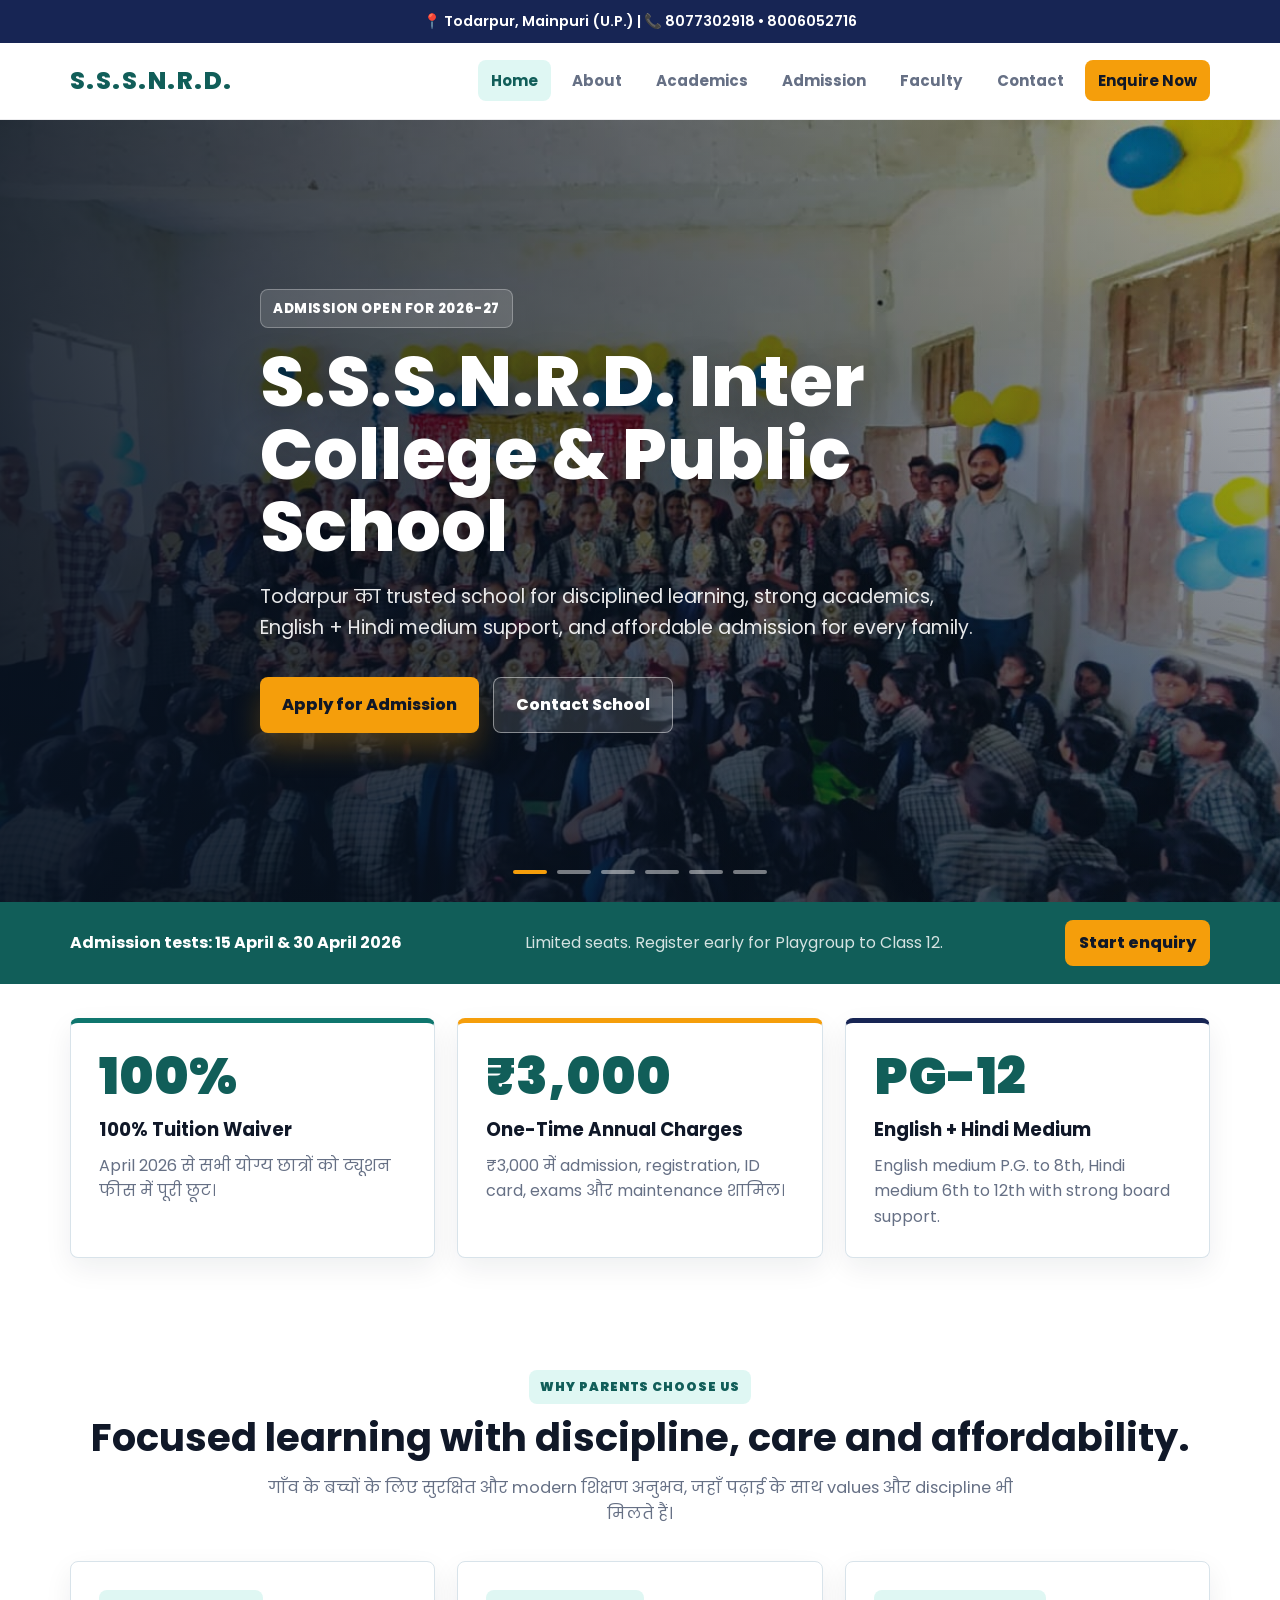
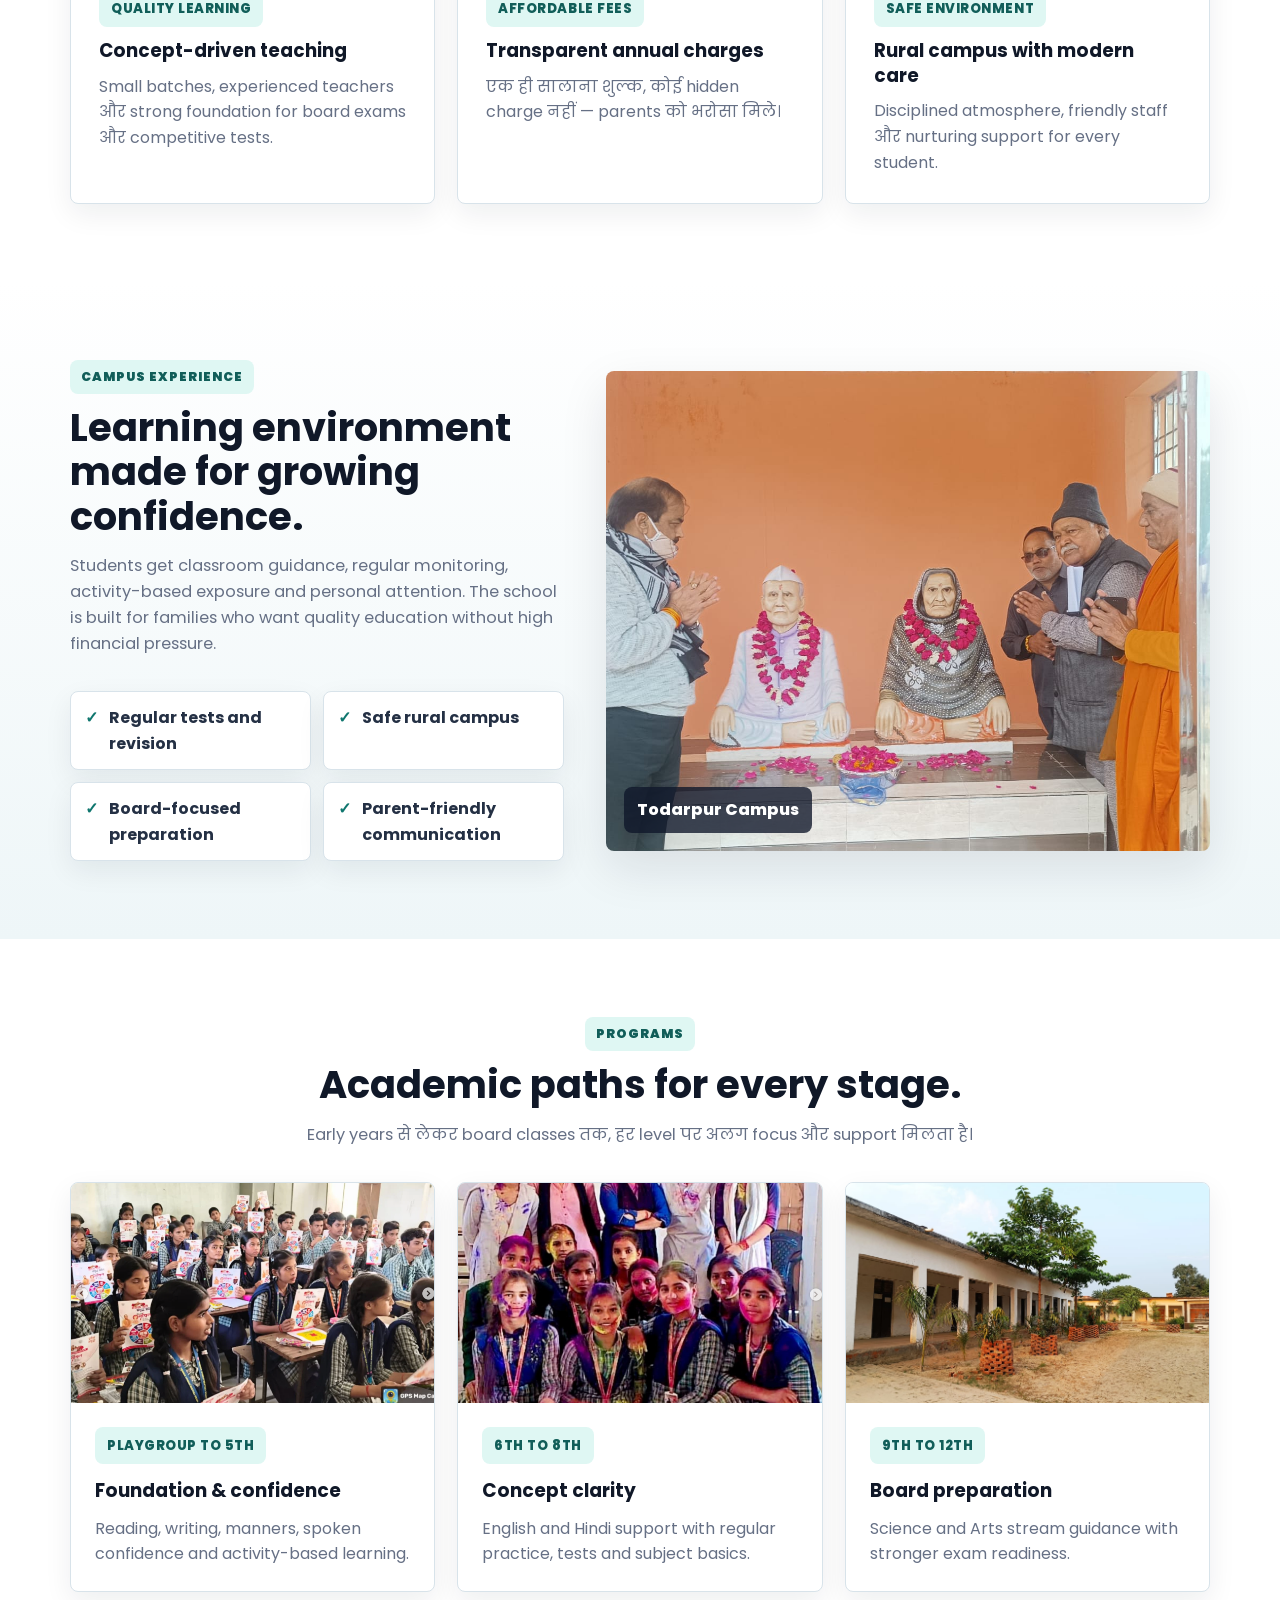
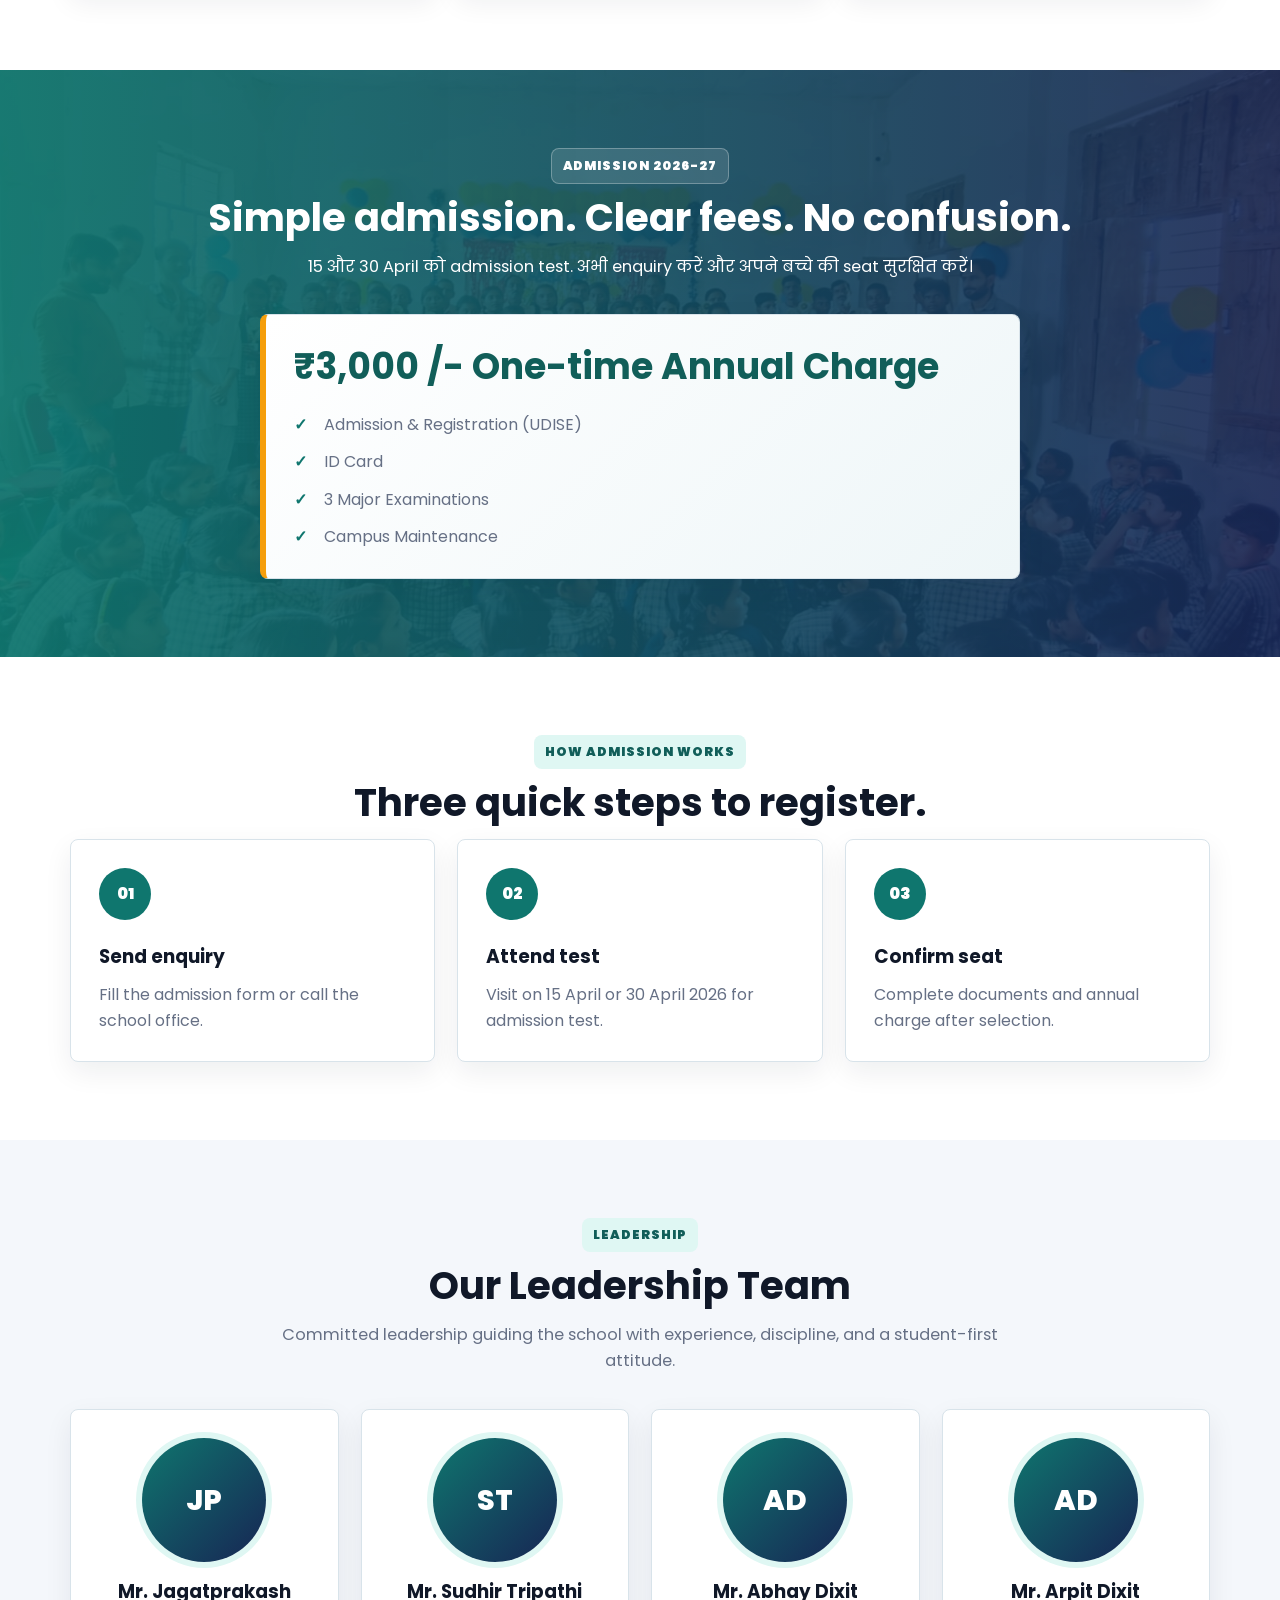
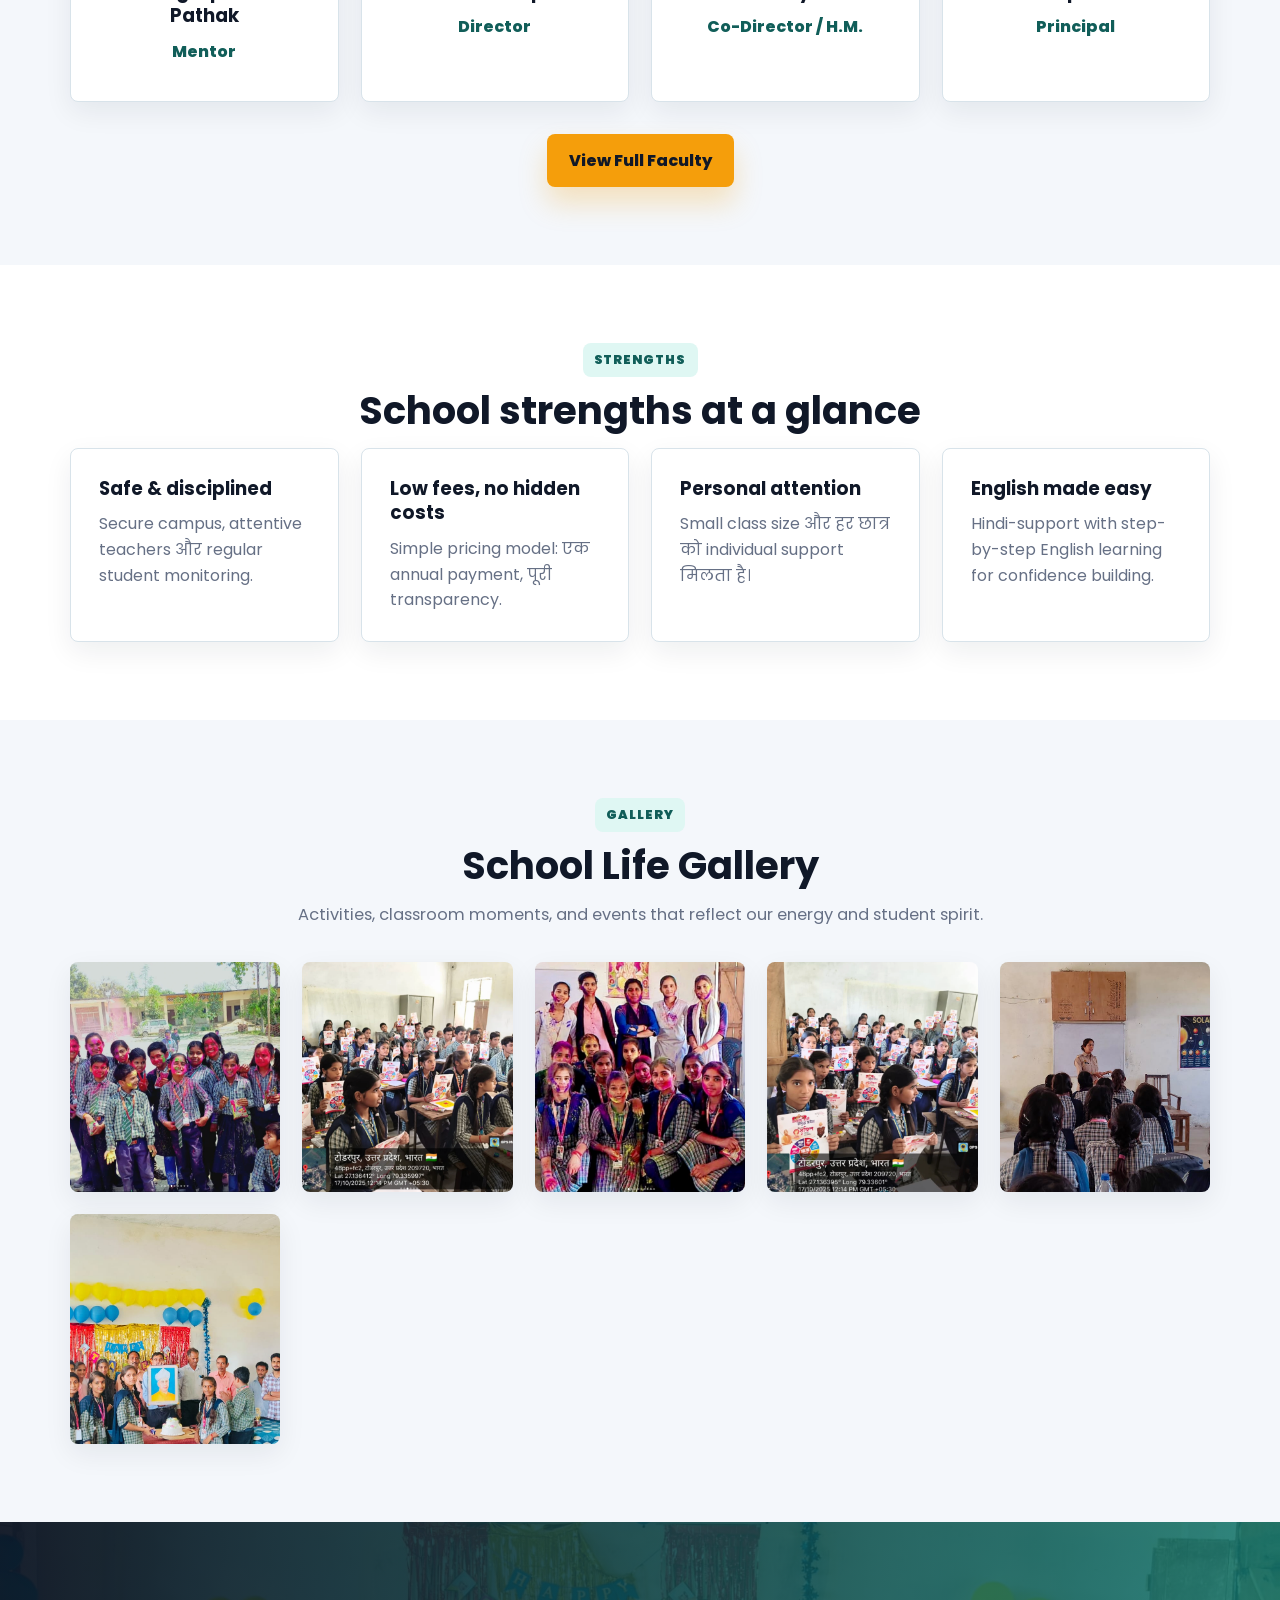
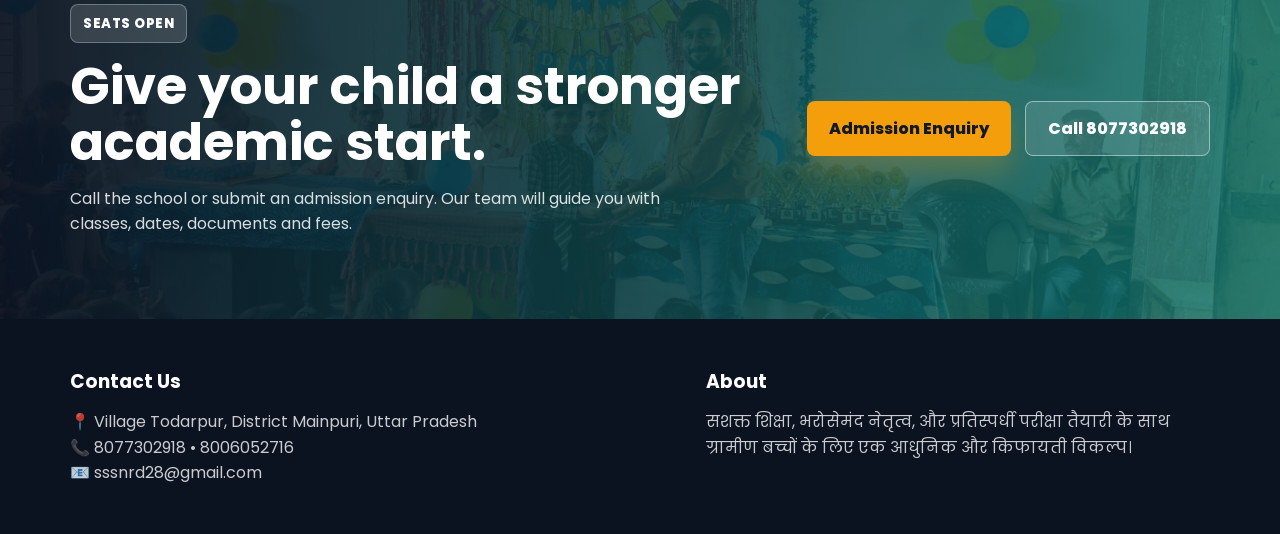
<file: index.html>
<!DOCTYPE html>
<html lang="en">
<head>
  <meta charset="UTF-8" />
  <meta name="viewport" content="width=device-width, initial-scale=1.0" />
  <title>S.S.S.N.R.D. Inter College & Public School | Todarpur</title>
  <link href="https://fonts.googleapis.com/css2?family=Poppins:wght@300;400;500;600;700&display=swap" rel="stylesheet" />
  <link rel="stylesheet" href="css/style.css" />
</head>
<body>
  <div class="top-bar">📍 Todarpur, Mainpuri (U.P.) | 📞 8077302918 • 8006052716</div>
  <header class="header">
    <div class="container nav">
      <a href="index.html" class="logo">S.S.S.N.R.D.</a>
      <button class="menu-toggle" id="menuToggle" type="button" aria-label="Open navigation" aria-expanded="false">☰</button>
      <nav>
        <ul class="nav-links" id="navLinks">
          <li><a href="index.html" class="active">Home</a></li>
          <li><a href="about.html">About</a></li>
          <li><a href="academics.html">Academics</a></li>
          <li><a href="admission.html">Admission</a></li>
          <li><a href="faculty.html">Faculty</a></li>
          <li><a href="contact.html">Contact</a></li>
          <li><a href="admission.html" class="nav-cta">Enquire Now</a></li>
        </ul>
      </nav>
    </div>
  </header>

  <main>
    <section class="hero-carousel">
      <div class="hero-slide active" style="background-image:url('assets/images/instagram/hero1.jpg')"></div>
      <div class="hero-slide" style="background-image:url('assets/images/instagram/hero2.jpg')"></div>
      <div class="hero-slide" style="background-image:url('assets/images/instagram/hero3.jpg')"></div>
      <div class="hero-slide" style="background-image:url('assets/images/instagram/hero4.jpg')"></div>
      <div class="hero-slide" style="background-image:url('assets/images/instagram/hero5.jpg')"></div>
      <div class="hero-slide" style="background-image:url('assets/images/instagram/hero6.jpg')"></div>
      <div class="hero-overlay"></div>
      <div class="container hero-content">
        <span class="badge">Admission open for 2026-27</span>
        <h1>S.S.S.N.R.D. Inter College & Public School</h1>
        <p class="hero-sub">Todarpur का trusted school for disciplined learning, strong academics, English + Hindi medium support, and affordable admission for every family.</p>
        <div class="hero-actions">
          <a href="admission.html" class="btn-primary">Apply for Admission</a>
          <a href="contact.html" class="btn-secondary">Contact School</a>
        </div>
      </div>
      <div class="hero-dots">
        <span class="dot active"></span>
        <span class="dot"></span>
        <span class="dot"></span>
        <span class="dot"></span>
        <span class="dot"></span>
        <span class="dot"></span>
      </div>
    </section>

    <section class="announcement">
      <div class="container announcement-inner">
        <strong>Admission tests: 15 April & 30 April 2026</strong>
        <span>Limited seats. Register early for Playgroup to Class 12.</span>
        <a href="admission.html">Start enquiry</a>
      </div>
    </section>

    <section class="section compact-section">
      <div class="container stats-grid">
        <article class="stat-card card">
          <span class="stat-number">100%</span>
          <h3>100% Tuition Waiver</h3>
          <p>April 2026 से सभी योग्य छात्रों को ट्यूशन फीस में पूरी छूट।</p>
        </article>
        <article class="stat-card card">
          <span class="stat-number">₹3,000</span>
          <h3>One-Time Annual Charges</h3>
          <p>₹3,000 में admission, registration, ID card, exams और maintenance शामिल।</p>
        </article>
        <article class="stat-card card">
          <span class="stat-number">PG-12</span>
          <h3>English + Hindi Medium</h3>
          <p>English medium P.G. to 8th, Hindi medium 6th to 12th with strong board support.</p>
        </article>
      </div>
    </section>

    <section class="section">
      <div class="container">
        <div class="section-kicker">Why Parents Choose Us</div>
        <h2>Focused learning with discipline, care and affordability.</h2>
        <p class="section-sub">गाँव के बच्चों के लिए सुरक्षित और modern शिक्षण अनुभव, जहाँ पढ़ाई के साथ values और discipline भी मिलते हैं।</p>
        <div class="cards-grid">
          <article class="card">
            <span class="tag">Quality Learning</span>
            <h3>Concept-driven teaching</h3>
            <p>Small batches, experienced teachers और strong foundation for board exams और competitive tests.</p>
          </article>
          <article class="card">
            <span class="tag">Affordable Fees</span>
            <h3>Transparent annual charges</h3>
            <p>एक ही सालाना शुल्क, कोई hidden charge नहीं — parents को भरोसा मिले।</p>
          </article>
          <article class="card">
            <span class="tag">Safe Environment</span>
            <h3>Rural campus with modern care</h3>
            <p>Disciplined atmosphere, friendly staff और nurturing support for every student.</p>
          </article>
        </div>
      </div>
    </section>

    <section class="section image-split-section">
      <div class="container split-layout">
        <div>
          <div class="section-kicker">Campus Experience</div>
          <h2>Learning environment made for growing confidence.</h2>
          <p class="section-copy align-left">Students get classroom guidance, regular monitoring, activity-based exposure and personal attention. The school is built for families who want quality education without high financial pressure.</p>
          <div class="feature-list">
            <span>Regular tests and revision</span>
            <span>Safe rural campus</span>
            <span>Board-focused preparation</span>
            <span>Parent-friendly communication</span>
          </div>
        </div>
        <div class="campus-frame">
          <img src="assets/images/instagram/hero3.jpg" alt="Students and school campus activity" />
        </div>
      </div>
    </section>

    <section class="section">
      <div class="container">
        <div class="section-kicker">Programs</div>
        <h2>Academic paths for every stage.</h2>
        <p class="section-sub">Early years से लेकर board classes तक, हर level पर अलग focus और support मिलता है।</p>
        <div class="program-grid">
          <article class="program-card">
            <img src="assets/images/instagram/insta2.png" alt="Early years students" />
            <div>
              <span class="tag">Playgroup to 5th</span>
              <h3>Foundation & confidence</h3>
              <p>Reading, writing, manners, spoken confidence and activity-based learning.</p>
            </div>
          </article>
          <article class="program-card">
            <img src="assets/images/instagram/insta3.png" alt="Middle school classroom" />
            <div>
              <span class="tag">6th to 8th</span>
              <h3>Concept clarity</h3>
              <p>English and Hindi support with regular practice, tests and subject basics.</p>
            </div>
          </article>
          <article class="program-card">
            <img src="assets/images/instagram/hero5.jpg" alt="Senior students learning" />
            <div>
              <span class="tag">9th to 12th</span>
              <h3>Board preparation</h3>
              <p>Science and Arts stream guidance with stronger exam readiness.</p>
            </div>
          </article>
        </div>
      </div>
    </section>

    <section class="section admission-band">
      <div class="container">
        <div class="section-kicker light">Admission 2026-27</div>
        <h2>Simple admission. Clear fees. No confusion.</h2>
        <p class="section-copy">15 और 30 April को admission test. अभी enquiry करें और अपने बच्चे की seat सुरक्षित करें।</p>
        <div class="fee-card card">
          <h3>₹3,000 /- One-time Annual Charge</h3>
          <ul>
            <li>Admission & Registration (UDISE)</li>
            <li>ID Card</li>
            <li>3 Major Examinations</li>
            <li>Campus Maintenance</li>
          </ul>
        </div>
      </div>
    </section>

    <section class="section">
      <div class="container">
        <div class="section-kicker">How Admission Works</div>
        <h2>Three quick steps to register.</h2>
        <div class="timeline-grid">
          <article>
            <span>01</span>
            <h3>Send enquiry</h3>
            <p>Fill the admission form or call the school office.</p>
          </article>
          <article>
            <span>02</span>
            <h3>Attend test</h3>
            <p>Visit on 15 April or 30 April 2026 for admission test.</p>
          </article>
          <article>
            <span>03</span>
            <h3>Confirm seat</h3>
            <p>Complete documents and annual charge after selection.</p>
          </article>
        </div>
      </div>
    </section>

    <section class="section">
      <div class="container">
        <div class="section-kicker">Leadership</div>
        <h2>Our Leadership Team</h2>
        <p class="section-sub">Committed leadership guiding the school with experience, discipline, and a student-first attitude.</p>
        <div class="faculty-grid">
          <article class="faculty-card">
            <div class="avatar">JP</div>
            <h3>Mr. Jagatprakash Pathak</h3>
            <p class="role">Mentor</p>
          </article>
          <article class="faculty-card">
            <div class="avatar">ST</div>
            <h3>Mr. Sudhir Tripathi</h3>
            <p class="role">Director</p>
          </article>
          <article class="faculty-card">
            <div class="avatar">AD</div>
            <h3>Mr. Abhay Dixit</h3>
            <p class="role">Co-Director / H.M.</p>
          </article>
          <article class="faculty-card">
            <div class="avatar">AD</div>
            <h3>Mr. Arpit Dixit</h3>
            <p class="role">Principal</p>
          </article>
        </div>
        <div class="center-actions">
          <a href="faculty.html" class="btn-primary">View Full Faculty</a>
        </div>
      </div>
    </section>

    <section class="section">
      <div class="container">
        <div class="section-kicker">Strengths</div>
        <h2>School strengths at a glance</h2>
        <div class="trust-grid">
          <article class="trust-card card">
            <h3>Safe & disciplined</h3>
            <p>Secure campus, attentive teachers और regular student monitoring.</p>
          </article>
          <article class="trust-card card">
            <h3>Low fees, no hidden costs</h3>
            <p>Simple pricing model: एक annual payment, पूरी transparency.</p>
          </article>
          <article class="trust-card card">
            <h3>Personal attention</h3>
            <p>Small class size और हर छात्र को individual support मिलता है।</p>
          </article>
          <article class="trust-card card">
            <h3>English made easy</h3>
            <p>Hindi-support with step-by-step English learning for confidence building.</p>
          </article>
        </div>
      </div>
    </section>

    <section class="section">
      <div class="container">
        <div class="section-kicker">Gallery</div>
        <h2>School Life Gallery</h2>
        <p class="section-sub">Activities, classroom moments, and events that reflect our energy and student spirit.</p>
        <div class="gallery-grid">
          <img src="assets/images/instagram/insta1.png" alt="School event" />
          <img src="assets/images/instagram/insta2.png" alt="Students" />
          <img src="assets/images/instagram/insta3.png" alt="Classroom" />
          <img src="assets/images/instagram/insta4.png" alt="School event" />
          <img src="assets/images/instagram/insta5.jpg" alt="Students" />
          <img src="assets/images/instagram/insta6.jpg" alt="Classroom" />
        </div>
      </div>
    </section>

    <section class="final-cta">
      <div class="container final-cta-inner">
        <div>
          <span class="badge">Seats open</span>
          <h2>Give your child a stronger academic start.</h2>
          <p>Call the school or submit an admission enquiry. Our team will guide you with classes, dates, documents and fees.</p>
        </div>
        <div class="hero-actions">
          <a href="admission.html" class="btn-primary">Admission Enquiry</a>
          <a href="tel:8077302918" class="btn-secondary">Call 8077302918</a>
        </div>
      </div>
    </section>
  </main>

  <footer class="footer">
    <div class="container footer-inner">
      <div>
        <h3>Contact Us</h3>
        <p>📍 Village Todarpur, District Mainpuri, Uttar Pradesh</p>
        <p>📞 8077302918 • 8006052716</p>
        <p>📧 sssnrd28@gmail.com</p>
      </div>
      <div>
        <h3>About</h3>
        <p>सशक्त शिक्षा, भरोसेमंद नेतृत्व, और प्रतिस्पर्धी परीक्षा तैयारी के साथ ग्रामीण बच्चों के लिए एक आधुनिक और किफायती विकल्प।</p>
      </div>
    </div>
  </footer>
  <script src="js/main.js"></script>
</body>
</html>
</file>
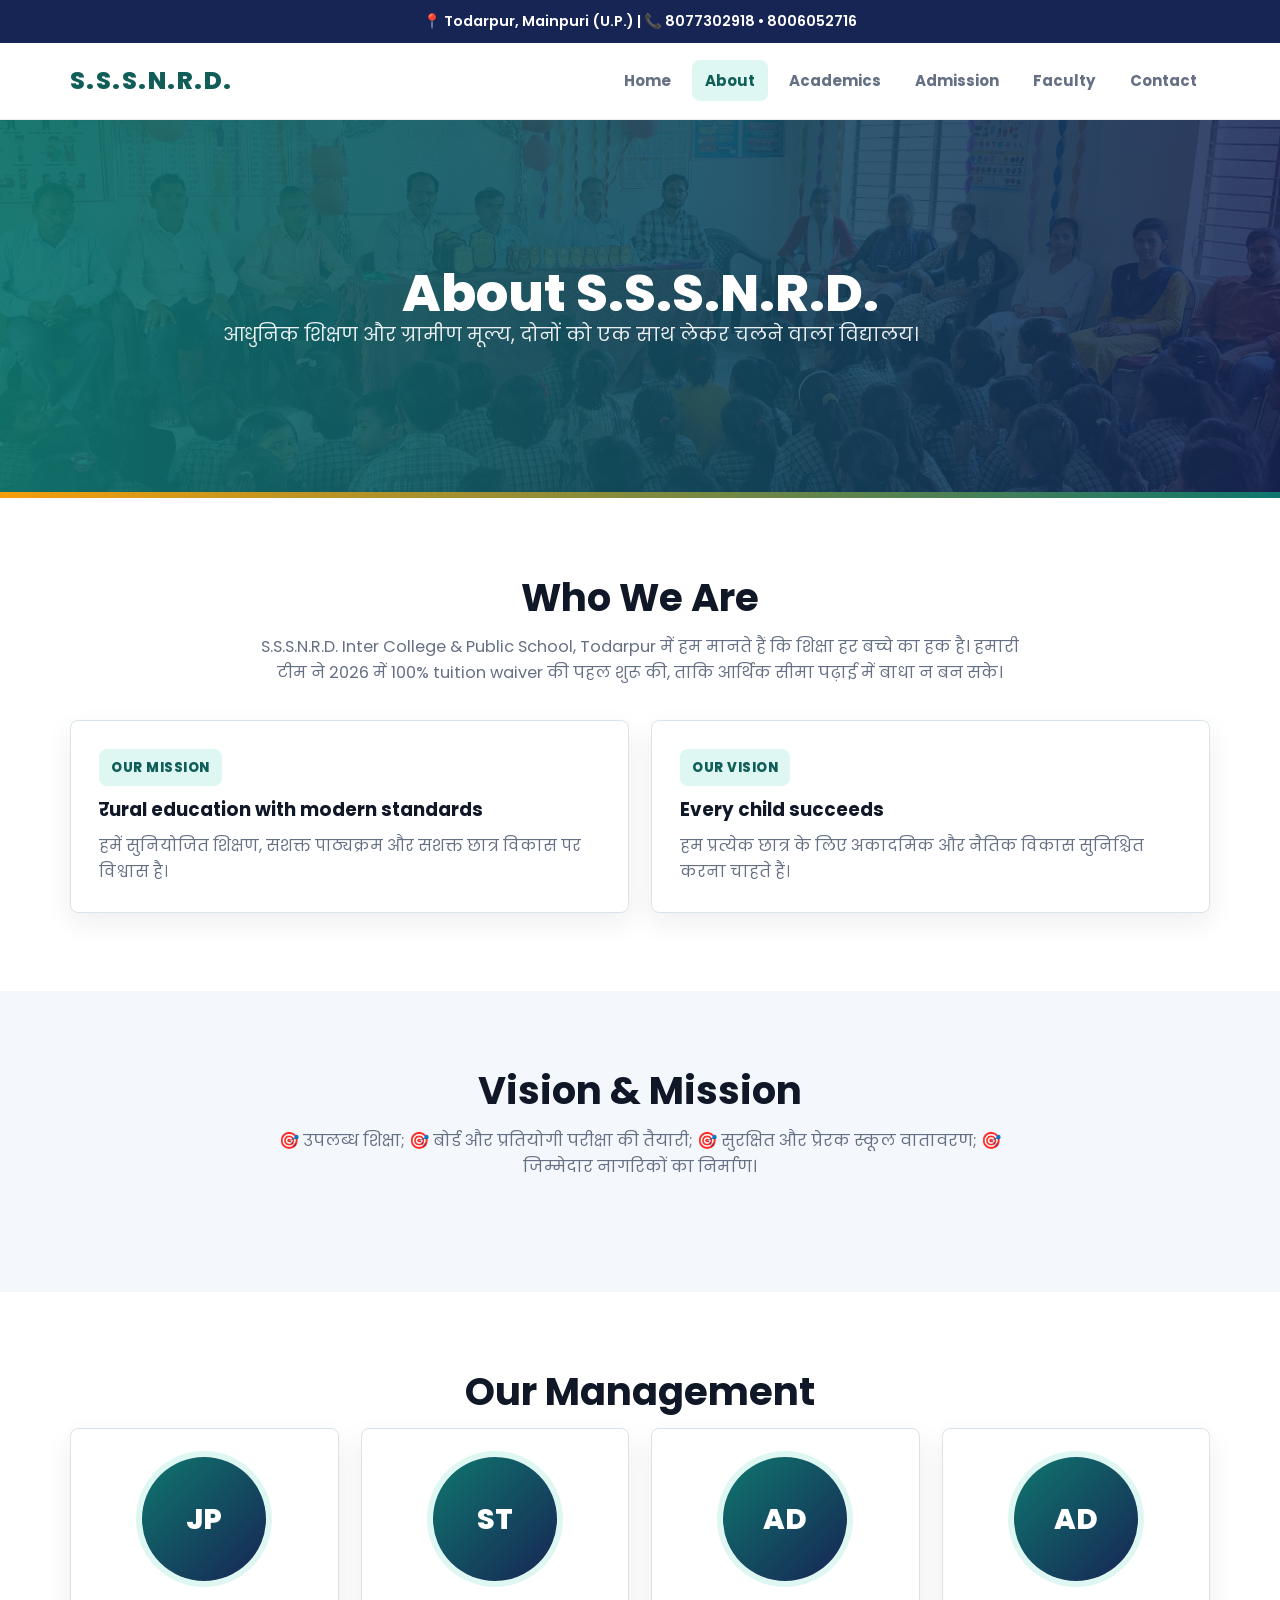
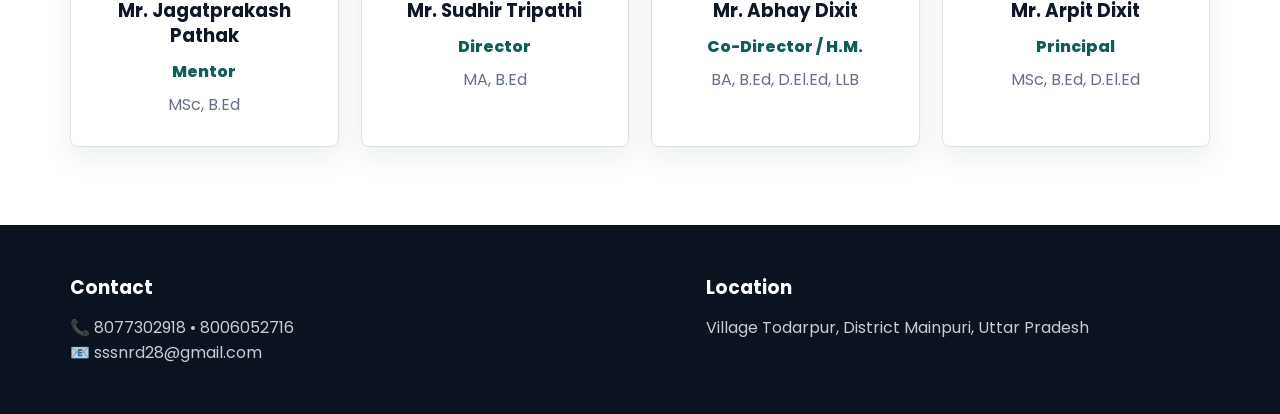
<file: about.html>
<!DOCTYPE html>
<html lang="en">
<head>
  <meta charset="UTF-8" />
  <meta name="viewport" content="width=device-width, initial-scale=1.0" />
  <title>About Us | S.S.S.N.R.D. Inter College & Public School</title>
  <link href="https://fonts.googleapis.com/css2?family=Poppins:wght@300;400;500;600;700&display=swap" rel="stylesheet" />
  <link rel="stylesheet" href="css/style.css" />
</head>
<body>
  <div class="top-bar">📍 Todarpur, Mainpuri (U.P.) | 📞 8077302918 • 8006052716</div>
  <header class="header">
    <div class="container nav">
      <a href="index.html" class="logo">S.S.S.N.R.D.</a>
      <button class="menu-toggle" id="menuToggle" type="button" aria-label="Open navigation" aria-expanded="false">☰</button>
      <nav>
        <ul class="nav-links" id="navLinks">
          <li><a href="index.html">Home</a></li>
          <li><a href="about.html" class="active">About</a></li>
          <li><a href="academics.html">Academics</a></li>
          <li><a href="admission.html">Admission</a></li>
          <li><a href="faculty.html">Faculty</a></li>
          <li><a href="contact.html">Contact</a></li>
        </ul>
      </nav>
    </div>
  </header>

  <main>
    <section class="page-hero">
      <div class="container hero-content">
        <h1>About S.S.S.N.R.D.</h1>
        <p class="hero-sub">आधुनिक शिक्षण और ग्रामीण मूल्य, दोनों को एक साथ लेकर चलने वाला विद्यालय।</p>
      </div>
    </section>

    <section class="section">
      <div class="container">
        <h2>Who We Are</h2>
        <p class="section-copy">S.S.S.N.R.D. Inter College & Public School, Todarpur में हम मानते हैं कि शिक्षा हर बच्चे का हक है। हमारी टीम ने 2026 में 100% tuition waiver की पहल शुरू की, ताकि आर्थिक सीमा पढ़ाई में बाधा न बन सके।</p>
        <div class="cards-grid">
          <article class="card">
            <span class="tag">Our mission</span>
            <h3>रural education with modern standards</h3>
            <p>हमें सुनियोजित शिक्षण, सशक्त पाठ्यक्रम और सशक्त छात्र विकास पर विश्वास है।</p>
          </article>
          <article class="card">
            <span class="tag">Our vision</span>
            <h3>Every child succeeds</h3>
            <p>हम प्रत्येक छात्र के लिए अकादमिक और नैतिक विकास सुनिश्चित करना चाहते हैं।</p>
          </article>
        </div>
      </div>
    </section>

    <section class="section">
      <div class="container">
        <h2>Vision & Mission</h2>
        <p class="section-copy">🎯 उपलब्ध शिक्षा; 🎯 बोर्ड और प्रतियोगी परीक्षा की तैयारी; 🎯 सुरक्षित और प्रेरक स्कूल वातावरण; 🎯 जिम्मेदार नागरिकों का निर्माण।</p>
      </div>
    </section>

    <section class="section">
      <div class="container">
        <h2>Our Management</h2>
        <div class="faculty-grid">
          <article class="faculty-card">
            <div class="avatar">JP</div>
            <h3>Mr. Jagatprakash Pathak</h3>
            <p class="role">Mentor</p>
            <p>MSc, B.Ed</p>
          </article>
          <article class="faculty-card">
            <div class="avatar">ST</div>
            <h3>Mr. Sudhir Tripathi</h3>
            <p class="role">Director</p>
            <p>MA, B.Ed</p>
          </article>
          <article class="faculty-card">
            <div class="avatar">AD</div>
            <h3>Mr. Abhay Dixit</h3>
            <p class="role">Co-Director / H.M.</p>
            <p>BA, B.Ed, D.El.Ed, LLB</p>
          </article>
          <article class="faculty-card">
            <div class="avatar">AD</div>
            <h3>Mr. Arpit Dixit</h3>
            <p class="role">Principal</p>
            <p>MSc, B.Ed, D.El.Ed</p>
          </article>
        </div>
      </div>
    </section>
  </main>

  <footer class="footer">
    <div class="container footer-inner">
      <div>
        <h3>Contact</h3>
        <p>📞 8077302918 • 8006052716</p>
        <p>📧 sssnrd28@gmail.com</p>
      </div>
      <div>
        <h3>Location</h3>
        <p>Village Todarpur, District Mainpuri, Uttar Pradesh</p>
      </div>
    </div>
  </footer>
  <script src="js/main.js"></script>
</body>
</html>
</file>
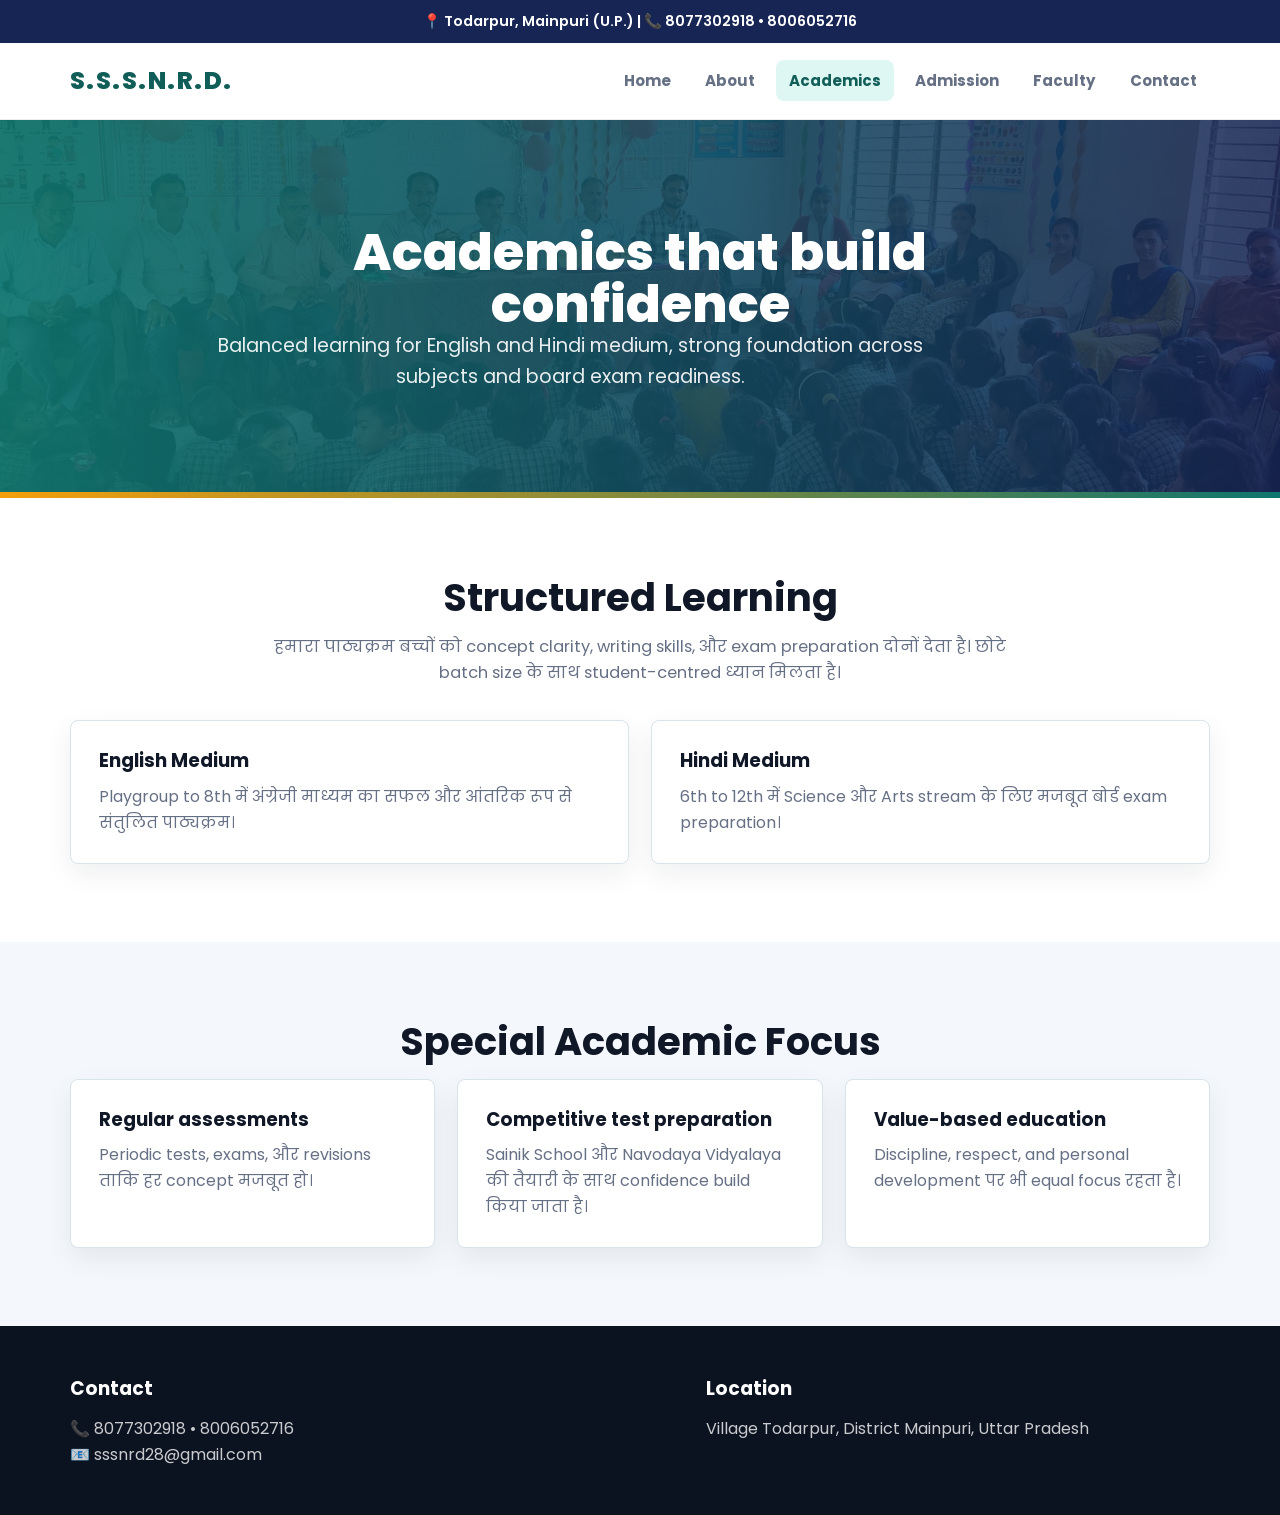
<file: academics.html>
<!DOCTYPE html>
<html lang="en">
<head>
  <meta charset="UTF-8" />
  <meta name="viewport" content="width=device-width, initial-scale=1.0" />
  <title>Academics | S.S.S.N.R.D. Inter College & Public School</title>
  <link href="https://fonts.googleapis.com/css2?family=Poppins:wght@300;400;500;600;700&display=swap" rel="stylesheet" />
  <link rel="stylesheet" href="css/style.css" />
</head>
<body>
  <div class="top-bar">📍 Todarpur, Mainpuri (U.P.) | 📞 8077302918 • 8006052716</div>
  <header class="header">
    <div class="container nav">
      <a href="index.html" class="logo">S.S.S.N.R.D.</a>
      <button class="menu-toggle" id="menuToggle" type="button" aria-label="Open navigation" aria-expanded="false">☰</button>
      <nav>
        <ul class="nav-links" id="navLinks">
          <li><a href="index.html">Home</a></li>
          <li><a href="about.html">About</a></li>
          <li><a href="academics.html" class="active">Academics</a></li>
          <li><a href="admission.html">Admission</a></li>
          <li><a href="faculty.html">Faculty</a></li>
          <li><a href="contact.html">Contact</a></li>
        </ul>
      </nav>
    </div>
  </header>

  <main>
    <section class="page-hero">
      <div class="container hero-content">
        <h1>Academics that build confidence</h1>
        <p class="hero-sub">Balanced learning for English and Hindi medium, strong foundation across subjects and board exam readiness.</p>
      </div>
    </section>

    <section class="section">
      <div class="container">
        <h2>Structured Learning</h2>
        <p class="section-copy">हमारा पाठ्यक्रम बच्चों को concept clarity, writing skills, और exam preparation दोनों देता है। छोटे batch size के साथ student-centred ध्यान मिलता है।</p>
        <div class="cards-grid">
          <article class="card">
            <h3>English Medium</h3>
            <p>Playgroup to 8th में अंग्रेजी माध्यम का सफल और आंतरिक रूप से संतुलित पाठ्यक्रम।</p>
          </article>
          <article class="card">
            <h3>Hindi Medium</h3>
            <p>6th to 12th में Science और Arts stream के लिए मजबूत बोर्ड exam preparation।</p>
          </article>
        </div>
      </div>
    </section>

    <section class="section">
      <div class="container">
        <h2>Special Academic Focus</h2>
        <div class="cards-grid">
          <article class="card">
            <h3>Regular assessments</h3>
            <p>Periodic tests, exams, और revisions ताकि हर concept मजबूत हो।</p>
          </article>
          <article class="card">
            <h3>Competitive test preparation</h3>
            <p>Sainik School और Navodaya Vidyalaya की तैयारी के साथ confidence build किया जाता है।</p>
          </article>
          <article class="card">
            <h3>Value-based education</h3>
            <p>Discipline, respect, and personal development पर भी equal focus रहता है।</p>
          </article>
        </div>
      </div>
    </section>
  </main>

  <footer class="footer">
    <div class="container footer-inner">
      <div>
        <h3>Contact</h3>
        <p>📞 8077302918 • 8006052716</p>
        <p>📧 sssnrd28@gmail.com</p>
      </div>
      <div>
        <h3>Location</h3>
        <p>Village Todarpur, District Mainpuri, Uttar Pradesh</p>
      </div>
    </div>
  </footer>
  <script src="js/main.js"></script>
</body>
</html>
</file>
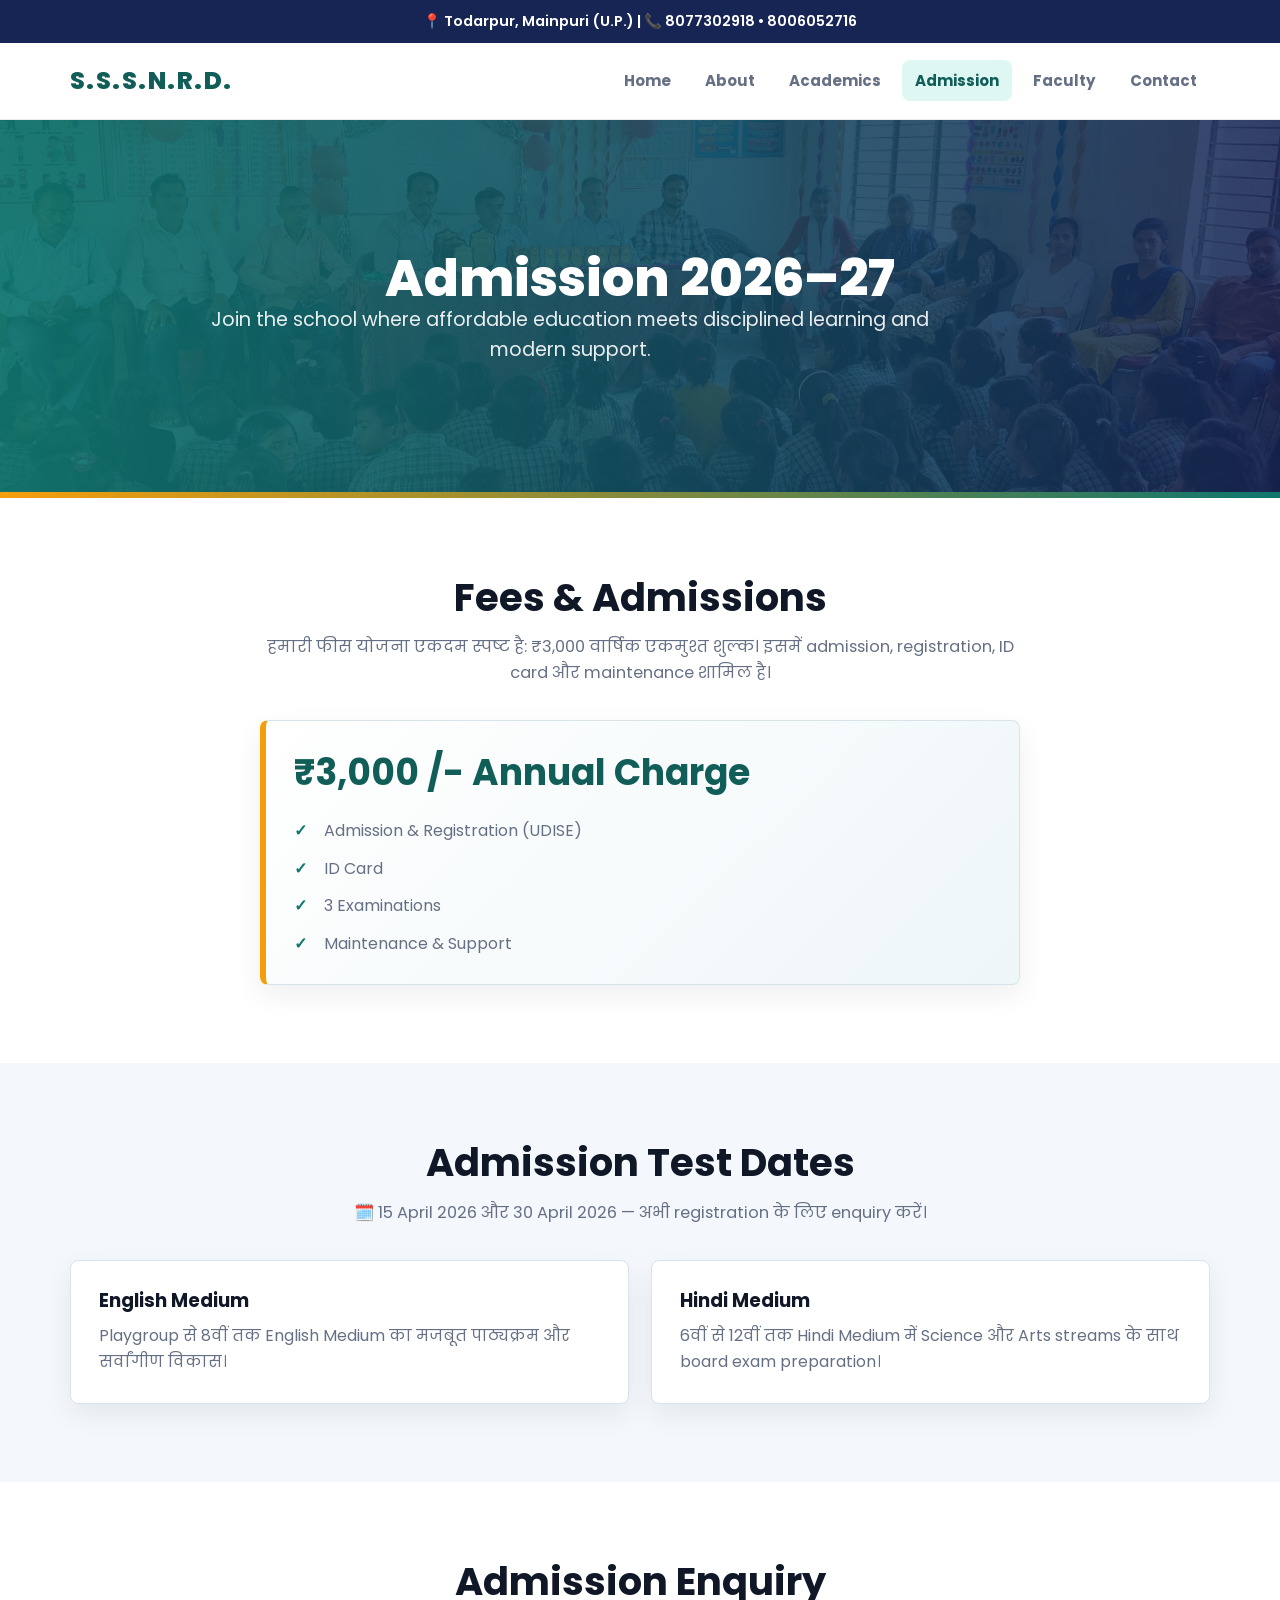
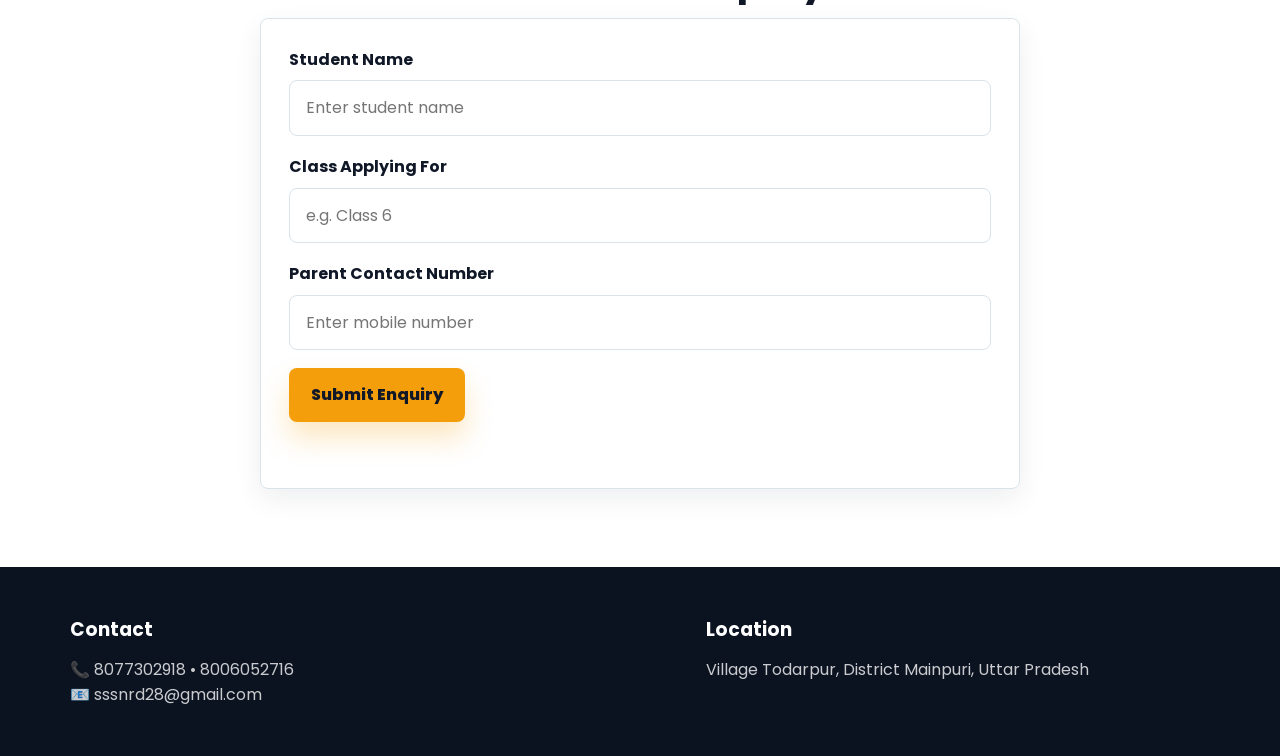
<file: admission.html>
<!DOCTYPE html>
<html lang="en">
<head>
  <meta charset="UTF-8" />
  <meta name="viewport" content="width=device-width, initial-scale=1.0" />
  <title>Admission | S.S.S.N.R.D. Inter College & Public School</title>
  <link href="https://fonts.googleapis.com/css2?family=Poppins:wght@300;400;500;600;700&display=swap" rel="stylesheet" />
  <link rel="stylesheet" href="css/style.css" />
</head>
<body>
  <div class="top-bar">📍 Todarpur, Mainpuri (U.P.) | 📞 8077302918 • 8006052716</div>
  <header class="header">
    <div class="container nav">
      <a href="index.html" class="logo">S.S.S.N.R.D.</a>
      <button class="menu-toggle" id="menuToggle" type="button" aria-label="Open navigation" aria-expanded="false">☰</button>
      <nav>
        <ul class="nav-links" id="navLinks">
          <li><a href="index.html">Home</a></li>
          <li><a href="about.html">About</a></li>
          <li><a href="academics.html">Academics</a></li>
          <li><a href="admission.html" class="active">Admission</a></li>
          <li><a href="faculty.html">Faculty</a></li>
          <li><a href="contact.html">Contact</a></li>
        </ul>
      </nav>
    </div>
  </header>

  <main>
    <section class="page-hero">
      <div class="container hero-content">
        <h1>Admission 2026–27</h1>
        <p class="hero-sub">Join the school where affordable education meets disciplined learning and modern support.</p>
      </div>
    </section>

    <section class="section">
      <div class="container">
        <h2>Fees & Admissions</h2>
        <p class="section-copy">हमारी फीस योजना एकदम स्पष्ट है: ₹3,000 वार्षिक एकमुश्त शुल्क। इसमें admission, registration, ID card और maintenance शामिल है।</p>
        <div class="fee-card card">
          <h3>₹3,000 /- Annual Charge</h3>
          <ul>
            <li>Admission & Registration (UDISE)</li>
            <li>ID Card</li>
            <li>3 Examinations</li>
            <li>Maintenance & Support</li>
          </ul>
        </div>
      </div>
    </section>

    <section class="section">
      <div class="container">
        <h2>Admission Test Dates</h2>
        <p class="section-sub">🗓️ 15 April 2026 और 30 April 2026 — अभी registration के लिए enquiry करें।</p>
        <div class="cards-grid">
          <article class="card">
            <h3>English Medium</h3>
            <p>Playgroup से 8वीं तक English Medium का मजबूत पाठ्यक्रम और सर्वांगीण विकास।</p>
          </article>
          <article class="card">
            <h3>Hindi Medium</h3>
            <p>6वीं से 12वीं तक Hindi Medium में Science और Arts streams के साथ board exam preparation।</p>
          </article>
        </div>
      </div>
    </section>

    <section class="section">
      <div class="container">
        <h2>Admission Enquiry</h2>
        <div class="form-card card">
          <form id="admissionForm">
            <div class="form-group">
              <label for="student_name">Student Name</label>
              <input id="student_name" name="student_name" type="text" placeholder="Enter student name" required />
            </div>
            <div class="form-group">
              <label for="class_level">Class Applying For</label>
              <input id="class_level" name="class" type="text" placeholder="e.g. Class 6" required />
            </div>
            <div class="form-group">
              <label for="parent_mobile">Parent Contact Number</label>
              <input id="parent_mobile" name="mobile" type="tel" placeholder="Enter mobile number" required />
            </div>
            <button type="submit">Submit Enquiry</button>
            <p id="formStatus"></p>
          </form>
        </div>
      </div>
    </section>
  </main>

  <footer class="footer">
    <div class="container footer-inner">
      <div>
        <h3>Contact</h3>
        <p>📞 8077302918 • 8006052716</p>
        <p>📧 sssnrd28@gmail.com</p>
      </div>
      <div>
        <h3>Location</h3>
        <p>Village Todarpur, District Mainpuri, Uttar Pradesh</p>
      </div>
    </div>
  </footer>
  <script src="js/main.js"></script>
</body>
</html>
</file>
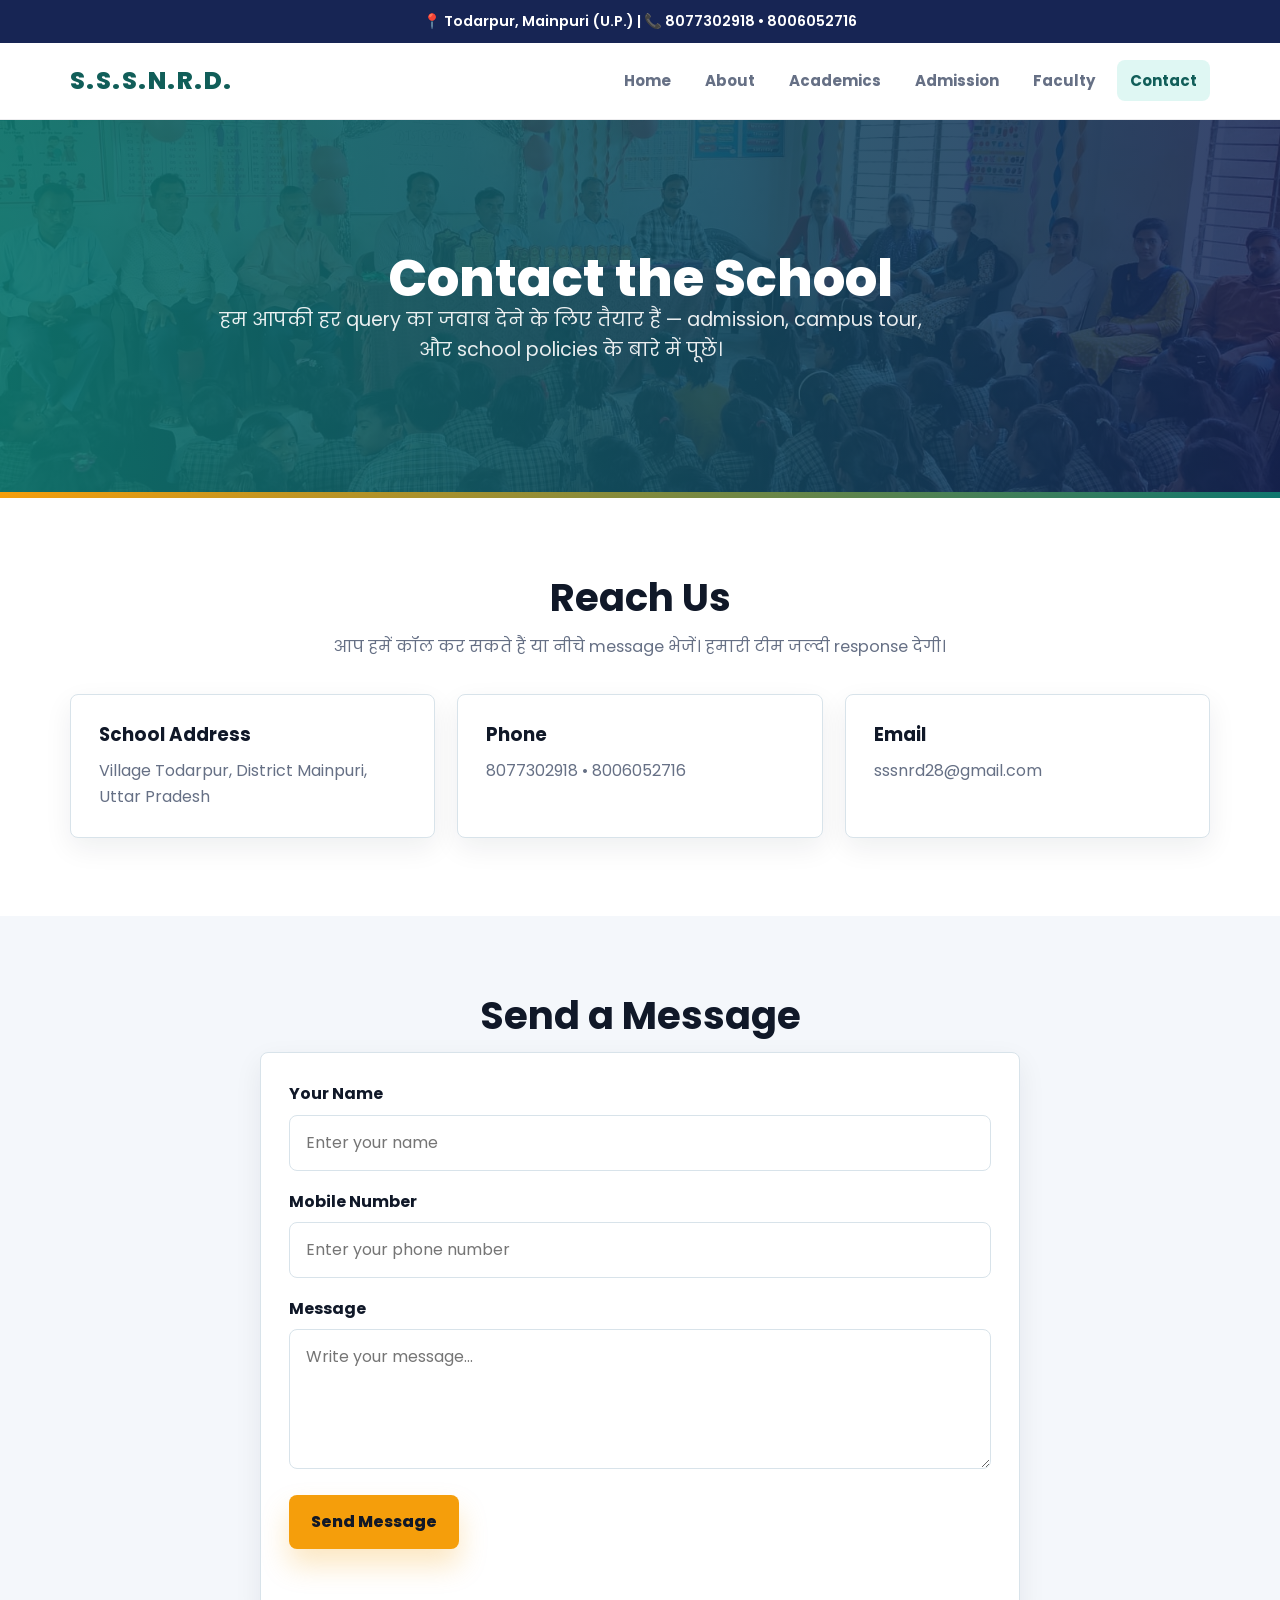
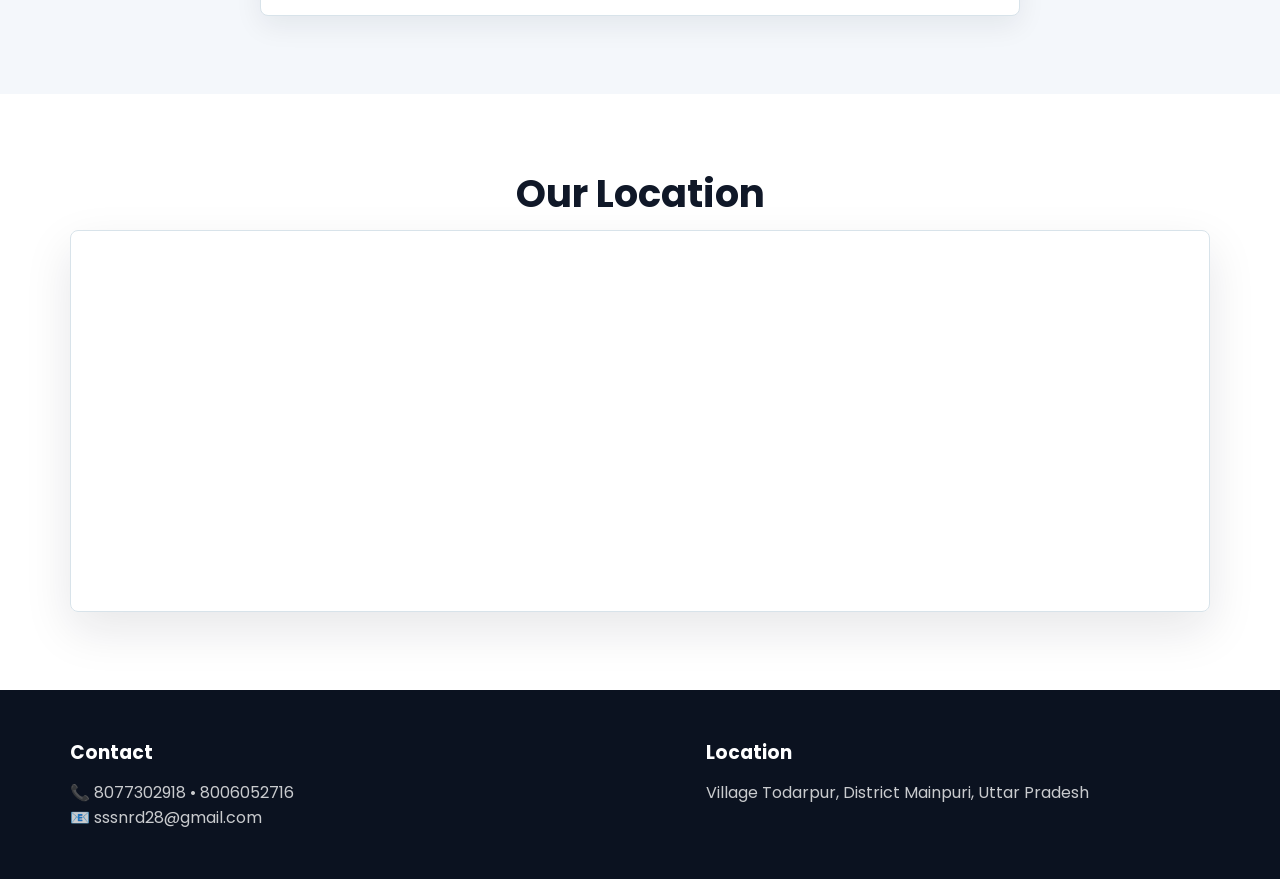
<file: contact.html>
<!DOCTYPE html>
<html lang="en">
<head>
  <meta charset="UTF-8" />
  <meta name="viewport" content="width=device-width, initial-scale=1.0" />
  <title>Contact | S.S.S.N.R.D. Inter College & Public School</title>
  <link href="https://fonts.googleapis.com/css2?family=Poppins:wght@300;400;500;600;700&display=swap" rel="stylesheet" />
  <link rel="stylesheet" href="css/style.css" />
</head>
<body>
  <div class="top-bar">📍 Todarpur, Mainpuri (U.P.) | 📞 8077302918 • 8006052716</div>
  <header class="header">
    <div class="container nav">
      <a href="index.html" class="logo">S.S.S.N.R.D.</a>
      <button class="menu-toggle" id="menuToggle" type="button" aria-label="Open navigation" aria-expanded="false">☰</button>
      <nav>
        <ul class="nav-links" id="navLinks">
          <li><a href="index.html">Home</a></li>
          <li><a href="about.html">About</a></li>
          <li><a href="academics.html">Academics</a></li>
          <li><a href="admission.html">Admission</a></li>
          <li><a href="faculty.html">Faculty</a></li>
          <li><a href="contact.html" class="active">Contact</a></li>
        </ul>
      </nav>
    </div>
  </header>

  <main>
    <section class="page-hero">
      <div class="container hero-content">
        <h1>Contact the School</h1>
        <p class="hero-sub">हम आपकी हर query का जवाब देने के लिए तैयार हैं — admission, campus tour, और school policies के बारे में पूछें।</p>
      </div>
    </section>

    <section class="section">
      <div class="container">
        <h2>Reach Us</h2>
        <p class="section-copy">आप हमें कॉल कर सकते हैं या नीचे message भेजें। हमारी टीम जल्दी response देगी।</p>
        <div class="cards-grid">
          <article class="card">
            <h3>School Address</h3>
            <p>Village Todarpur, District Mainpuri, Uttar Pradesh</p>
          </article>
          <article class="card">
            <h3>Phone</h3>
            <p>8077302918 • 8006052716</p>
          </article>
          <article class="card">
            <h3>Email</h3>
            <p>sssnrd28@gmail.com</p>
          </article>
        </div>
      </div>
    </section>

    <section class="section">
      <div class="container">
        <h2>Send a Message</h2>
        <div class="form-card card">
          <form id="contactForm">
            <div class="form-group">
              <label for="contact_name">Your Name</label>
              <input id="contact_name" name="name" type="text" placeholder="Enter your name" required />
            </div>
            <div class="form-group">
              <label for="contact_mobile">Mobile Number</label>
              <input id="contact_mobile" name="mobile" type="tel" placeholder="Enter your phone number" required />
            </div>
            <div class="form-group">
              <label for="contact_message">Message</label>
              <textarea id="contact_message" name="message" placeholder="Write your message..." required></textarea>
            </div>
            <button type="submit">Send Message</button>
            <p id="contactStatus"></p>
          </form>
        </div>
      </div>
    </section>

    <section class="section">
      <div class="container">
        <h2>Our Location</h2>
        <div class="map-frame">
          <iframe src="https://www.google.com/maps?q=Todarpur%20Mainpuri%20Uttar%20Pradesh&output=embed" title="S.S.S.N.R.D. school location map" loading="lazy"></iframe>
        </div>
      </div>
    </section>
  </main>

  <footer class="footer">
    <div class="container footer-inner">
      <div>
        <h3>Contact</h3>
        <p>📞 8077302918 • 8006052716</p>
        <p>📧 sssnrd28@gmail.com</p>
      </div>
      <div>
        <h3>Location</h3>
        <p>Village Todarpur, District Mainpuri, Uttar Pradesh</p>
      </div>
    </div>
  </footer>
  <script src="js/main.js"></script>
</body>
</html>
</file>
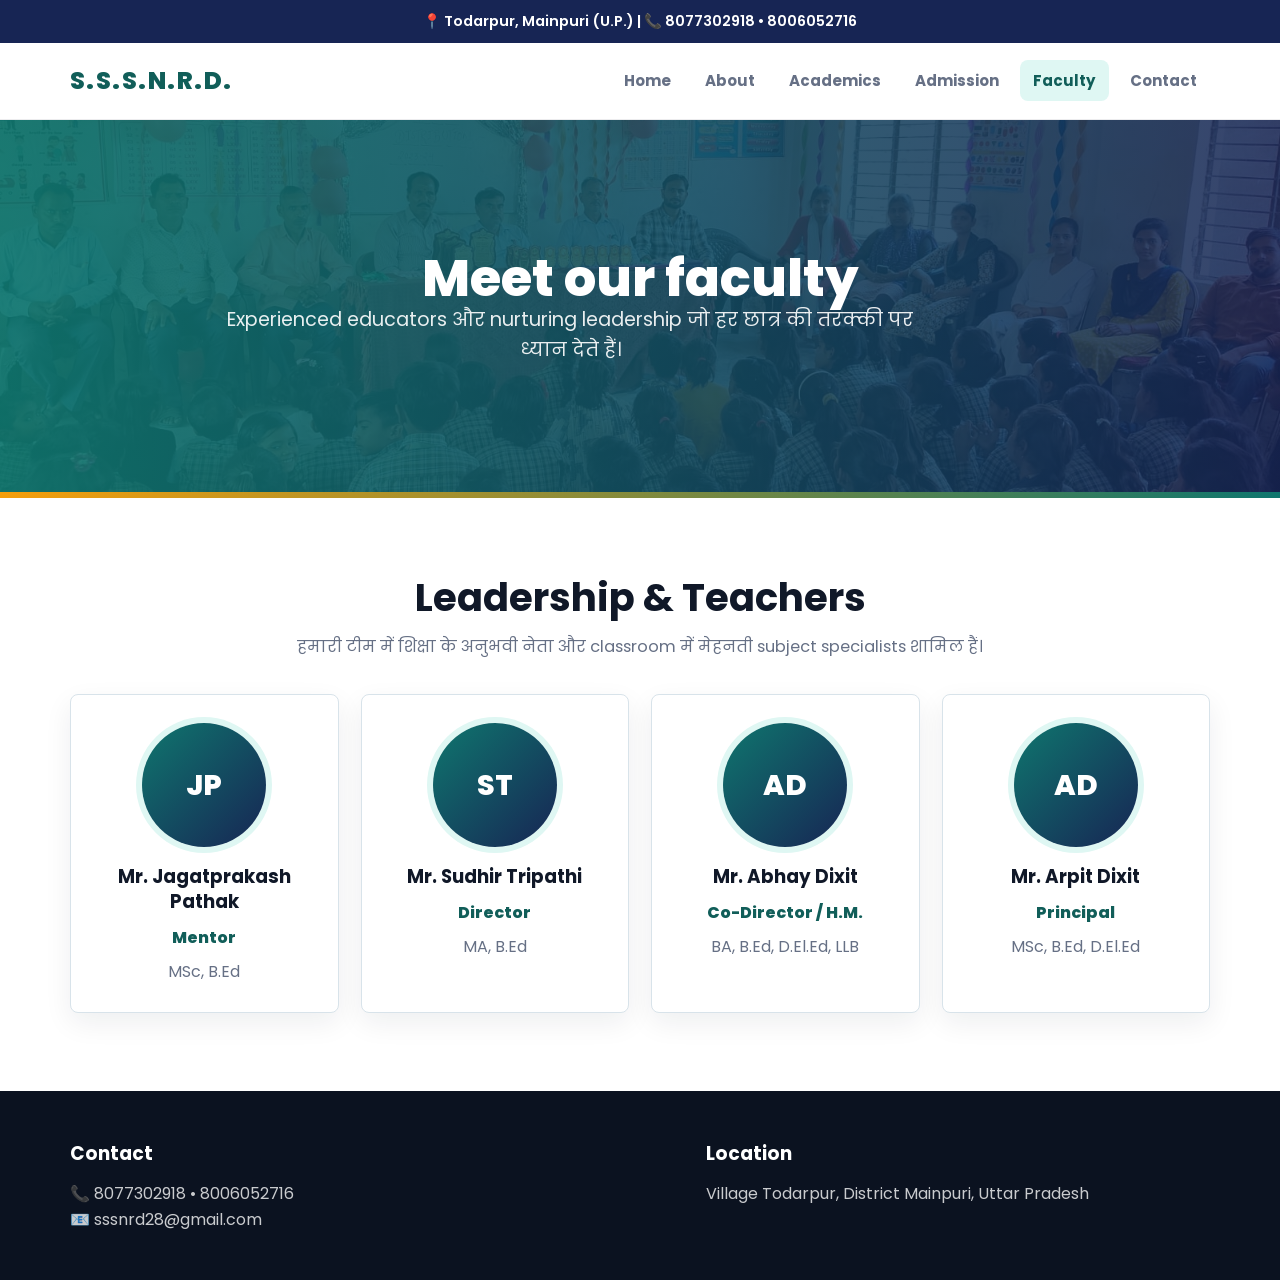
<file: faculty.html>
<!DOCTYPE html>
<html lang="en">
<head>
  <meta charset="UTF-8" />
  <meta name="viewport" content="width=device-width, initial-scale=1.0" />
  <title>Faculty | S.S.S.N.R.D. Inter College & Public School</title>
  <link href="https://fonts.googleapis.com/css2?family=Poppins:wght@300;400;500;600;700&display=swap" rel="stylesheet" />
  <link rel="stylesheet" href="css/style.css" />
</head>
<body>
  <div class="top-bar">📍 Todarpur, Mainpuri (U.P.) | 📞 8077302918 • 8006052716</div>
  <header class="header">
    <div class="container nav">
      <a href="index.html" class="logo">S.S.S.N.R.D.</a>
      <button class="menu-toggle" id="menuToggle" type="button" aria-label="Open navigation" aria-expanded="false">☰</button>
      <nav>
        <ul class="nav-links" id="navLinks">
          <li><a href="index.html">Home</a></li>
          <li><a href="about.html">About</a></li>
          <li><a href="academics.html">Academics</a></li>
          <li><a href="admission.html">Admission</a></li>
          <li><a href="faculty.html" class="active">Faculty</a></li>
          <li><a href="contact.html">Contact</a></li>
        </ul>
      </nav>
    </div>
  </header>

  <main>
    <section class="page-hero">
      <div class="container hero-content">
        <h1>Meet our faculty</h1>
        <p class="hero-sub">Experienced educators और nurturing leadership जो हर छात्र की तरक्की पर ध्यान देते हैं।</p>
      </div>
    </section>

    <section class="section">
      <div class="container">
        <h2>Leadership & Teachers</h2>
        <p class="section-copy">हमारी टीम में शिक्षा के अनुभवी नेता और classroom में मेहनती subject specialists शामिल हैं।</p>
        <div class="faculty-grid">
          <article class="faculty-card">
            <div class="avatar" aria-hidden="true">JP</div>
            <h3>Mr. Jagatprakash Pathak</h3>
            <p class="role">Mentor</p>
            <p>MSc, B.Ed</p>
          </article>
          <article class="faculty-card">
            <div class="avatar" aria-hidden="true">ST</div>
            <h3>Mr. Sudhir Tripathi</h3>
            <p class="role">Director</p>
            <p>MA, B.Ed</p>
          </article>
          <article class="faculty-card">
            <div class="avatar" aria-hidden="true">AD</div>
            <h3>Mr. Abhay Dixit</h3>
            <p class="role">Co-Director / H.M.</p>
            <p>BA, B.Ed, D.El.Ed, LLB</p>
          </article>
          <article class="faculty-card">
            <div class="avatar" aria-hidden="true">AD</div>
            <h3>Mr. Arpit Dixit</h3>
            <p class="role">Principal</p>
            <p>MSc, B.Ed, D.El.Ed</p>
          </article>
        </div>
      </div>
    </section>
  </main>

  <footer class="footer">
    <div class="container footer-inner">
      <div>
        <h3>Contact</h3>
        <p>📞 8077302918 • 8006052716</p>
        <p>📧 sssnrd28@gmail.com</p>
      </div>
      <div>
        <h3>Location</h3>
        <p>Village Todarpur, District Mainpuri, Uttar Pradesh</p>
      </div>
    </div>
  </footer>
  <script src="js/main.js"></script>
</body>
</html>
</file>
<file: css/style.css>
:root {
  --bg: #f4f7fb;
  --surface: #ffffff;
  --surface-alt: #eef6f8;
  --ink: #101828;
  --text: #243044;
  --muted: #667085;
  --primary: #0f766e;
  --primary-strong: #115e59;
  --primary-soft: #dff7f3;
  --accent: #f59e0b;
  --accent-soft: #fff4d8;
  --navy: #172554;
  --border: #d8e3ea;
  --shadow: 0 18px 48px rgba(16, 24, 40, 0.1);
  --shadow-soft: 0 10px 28px rgba(16, 24, 40, 0.07);
  --radius: 8px;
}

* {
  margin: 0;
  padding: 0;
  box-sizing: border-box;
}

html {
  scroll-behavior: smooth;
}

body {
  font-family: 'Poppins', sans-serif;
  background: var(--bg);
  color: var(--text);
  line-height: 1.6;
}

img {
  width: 100%;
  display: block;
}

a {
  color: inherit;
  text-decoration: none;
}

button,
input,
textarea,
select {
  font: inherit;
}

.container {
  width: min(1140px, calc(100% - 40px));
  margin: 0 auto;
}

.top-bar {
  background: var(--navy);
  color: #fff;
  text-align: center;
  padding: 10px 16px;
  font-size: 0.9rem;
  font-weight: 600;
}

.header {
  position: sticky;
  top: 0;
  z-index: 100;
  background: rgba(255, 255, 255, 0.94);
  backdrop-filter: blur(16px);
  border-bottom: 1px solid rgba(16, 24, 40, 0.08);
}

.nav {
  min-height: 76px;
  display: flex;
  align-items: center;
  justify-content: space-between;
  gap: 28px;
}

.logo {
  color: var(--primary-strong);
  font-size: clamp(1.15rem, 2vw, 1.55rem);
  font-weight: 800;
  letter-spacing: 0.06em;
  white-space: nowrap;
}

nav ul {
  display: flex;
  align-items: center;
  gap: 8px;
}

nav li {
  list-style: none;
}

nav a {
  color: var(--muted);
  font-size: 0.94rem;
  font-weight: 700;
  padding: 10px 13px;
  border-radius: var(--radius);
  transition: color 0.2s ease, background 0.2s ease, transform 0.2s ease;
}

nav a:hover,
nav a.active {
  color: var(--primary-strong);
  background: var(--primary-soft);
}

nav a.nav-cta {
  color: #111827;
  background: var(--accent);
}

nav a.nav-cta:hover {
  background: #fbbf24;
}

.menu-toggle {
  display: none;
  width: 44px;
  height: 44px;
  border: 1px solid var(--border);
  border-radius: var(--radius);
  background: #fff;
  color: var(--primary-strong);
  cursor: pointer;
  font-size: 1.35rem;
  line-height: 1;
}

.hero-carousel {
  position: relative;
  min-height: calc(100vh - 118px);
  overflow: hidden;
  background: #111827;
}

.hero-slide {
  position: absolute;
  inset: 0;
  background-size: cover;
  background-position: center;
  opacity: 0;
  transform: scale(1.03);
  transition: opacity 0.8s ease, transform 6s ease;
}

.hero-slide.active {
  opacity: 1;
  transform: scale(1);
}

.hero-overlay {
  position: absolute;
  inset: 0;
  z-index: 1;
  background:
    linear-gradient(90deg, rgba(8, 18, 32, 0.82), rgba(8, 18, 32, 0.5) 48%, rgba(8, 18, 32, 0.12)),
    linear-gradient(180deg, rgba(8, 18, 32, 0.08), rgba(8, 18, 32, 0.62));
}

.hero-carousel .hero-content {
  position: relative;
  z-index: 2;
  min-height: calc(100vh - 118px);
  max-width: 760px;
  display: flex;
  flex-direction: column;
  justify-content: center;
  gap: 18px;
  padding: 80px 0;
  color: #fff;
}

.page-hero {
  position: relative;
  isolation: isolate;
  min-height: 42vh;
  display: grid;
  place-items: center;
  padding: 78px 0;
  background:
    linear-gradient(90deg, rgba(15, 118, 110, 0.92), rgba(23, 37, 84, 0.86)),
    url('../assets/images/instagram/hero2.jpg') center/cover;
  color: #fff;
}

.page-hero::after {
  content: '';
  position: absolute;
  inset: auto 0 0;
  height: 6px;
  background: linear-gradient(90deg, var(--accent), var(--primary));
  z-index: -1;
}

.page-hero .hero-content {
  max-width: 860px;
  text-align: center;
}

.badge,
.tag {
  display: inline-flex;
  width: fit-content;
  align-items: center;
  gap: 8px;
  padding: 8px 12px;
  border-radius: var(--radius);
  font-size: 0.82rem;
  font-weight: 800;
  text-transform: uppercase;
  letter-spacing: 0.04em;
}

.badge {
  color: #fff;
  background: rgba(255, 255, 255, 0.14);
  border: 1px solid rgba(255, 255, 255, 0.28);
}

.tag {
  color: var(--primary-strong);
  background: var(--primary-soft);
  margin-bottom: 12px;
}

.hero-carousel h1,
.page-hero h1 {
  color: inherit;
  font-size: clamp(2.4rem, 5.5vw, 5.2rem);
  line-height: 1.03;
  font-weight: 800;
  max-width: 900px;
}

.hero-carousel h1 {
  max-width: 820px;
  text-shadow: 0 18px 40px rgba(0, 0, 0, 0.34);
}

.page-hero h1 {
  font-size: clamp(2.2rem, 4vw, 4rem);
}

.hero-sub {
  color: rgba(255, 255, 255, 0.9);
  font-size: clamp(1rem, 1.55vw, 1.2rem);
  max-width: 720px;
}

.hero-actions {
  display: flex;
  flex-wrap: wrap;
  gap: 14px;
  margin-top: 16px;
}

.center-actions {
  display: flex;
  justify-content: center;
  margin-top: 32px;
}

.btn-primary,
.btn-secondary,
.btn-outline-dark,
.form-card button {
  display: inline-flex;
  align-items: center;
  justify-content: center;
  min-height: 50px;
  border-radius: var(--radius);
  padding: 14px 22px;
  border: 0;
  font-weight: 800;
  cursor: pointer;
  transition: transform 0.2s ease, box-shadow 0.2s ease, background 0.2s ease;
}

.btn-primary,
.form-card button {
  background: var(--accent);
  color: #111827;
  box-shadow: 0 16px 28px rgba(245, 158, 11, 0.25);
}

.btn-primary:hover,
.form-card button:hover {
  transform: translateY(-2px);
  background: #fbbf24;
}

.btn-secondary {
  color: #fff;
  border: 1px solid rgba(255, 255, 255, 0.45);
  background: rgba(255, 255, 255, 0.12);
}

.btn-secondary:hover,
.btn-outline-dark:hover {
  transform: translateY(-2px);
}

.btn-outline-dark {
  color: var(--primary-strong);
  border: 1px solid var(--primary);
  background: transparent;
}

.btn-outline-dark:hover {
  color: #fff;
  background: var(--primary);
}

.hero-dots {
  position: absolute;
  left: 50%;
  bottom: 28px;
  z-index: 3;
  display: flex;
  gap: 10px;
  transform: translateX(-50%);
}

.dot {
  width: 34px;
  height: 4px;
  border-radius: 999px;
  background: rgba(255, 255, 255, 0.45);
  cursor: pointer;
}

.dot.active {
  background: var(--accent);
}

.announcement {
  background: var(--primary-strong);
  color: #fff;
}

.announcement-inner {
  display: flex;
  align-items: center;
  justify-content: space-between;
  gap: 18px;
  padding: 18px 0;
}

.announcement-inner strong {
  font-size: 1rem;
}

.announcement-inner span {
  color: rgba(255, 255, 255, 0.82);
}

.announcement-inner a {
  flex: 0 0 auto;
  border-radius: var(--radius);
  padding: 10px 14px;
  color: #111827;
  background: var(--accent);
  font-weight: 800;
}

.section {
  padding: 78px 0;
}

.section:nth-of-type(even) {
  background: #fff;
}

.compact-section {
  padding: 34px 0;
  background: #fff;
}

.section-kicker {
  width: fit-content;
  margin: 0 auto 12px;
  padding: 7px 11px;
  border-radius: var(--radius);
  color: var(--primary-strong);
  background: var(--primary-soft);
  font-size: 0.78rem;
  font-weight: 900;
  letter-spacing: 0.08em;
  text-transform: uppercase;
}

.section-kicker.light {
  color: #fff;
  border: 1px solid rgba(255, 255, 255, 0.28);
  background: rgba(255, 255, 255, 0.12);
}

.section h2 {
  color: var(--ink);
  font-size: clamp(1.9rem, 3vw, 3rem);
  line-height: 1.15;
  margin-bottom: 14px;
  text-align: center;
}

.section-sub,
.section-copy {
  max-width: 780px;
  margin: 0 auto 34px;
  color: var(--muted);
  text-align: center;
  font-size: 1.02rem;
}

.section-copy.align-left {
  margin-left: 0;
  text-align: left;
}

.cards-grid,
.stats-grid,
.gallery-grid,
.faculty-grid,
.trust-grid {
  display: grid;
  gap: 22px;
}

.stats-grid,
.cards-grid {
  grid-template-columns: repeat(auto-fit, minmax(245px, 1fr));
}

.trust-grid,
.faculty-grid {
  grid-template-columns: repeat(auto-fit, minmax(230px, 1fr));
}

.gallery-grid {
  grid-template-columns: repeat(auto-fit, minmax(180px, 1fr));
}

.card,
.stat-card,
.faculty-card,
.trust-card,
.form-card {
  background: var(--surface);
  border: 1px solid var(--border);
  border-radius: var(--radius);
  box-shadow: var(--shadow-soft);
  padding: 28px;
}

.card:hover,
.stat-card:hover,
.faculty-card:hover,
.trust-card:hover {
  transform: translateY(-3px);
  box-shadow: var(--shadow);
  transition: transform 0.2s ease, box-shadow 0.2s ease;
}

.stat-card {
  border-top: 5px solid var(--primary);
}

.stat-number {
  display: block;
  color: var(--primary-strong);
  font-size: clamp(2rem, 4vw, 3.2rem);
  line-height: 1;
  font-weight: 900;
  margin-bottom: 16px;
}

.stat-card:nth-child(2) {
  border-top-color: var(--accent);
}

.stat-card:nth-child(3) {
  border-top-color: var(--navy);
}

.stat-card h3,
.card h3,
.faculty-card h3,
.trust-card h3 {
  color: var(--ink);
  font-size: 1.15rem;
  line-height: 1.35;
  margin-bottom: 10px;
}

.stat-card p,
.card p,
.trust-card p,
.faculty-card p,
.fee-card li {
  color: var(--muted);
}

.fee-card {
  max-width: 760px;
  margin: 0 auto;
  background: linear-gradient(135deg, #ffffff, var(--surface-alt));
  border-left: 6px solid var(--accent);
}

.image-split-section {
  background: linear-gradient(180deg, #fff, var(--surface-alt));
}

.split-layout {
  display: grid;
  grid-template-columns: 0.9fr 1.1fr;
  gap: 42px;
  align-items: center;
}

.split-layout .section-kicker {
  margin-left: 0;
}

.split-layout h2 {
  text-align: left;
}

.feature-list {
  display: grid;
  grid-template-columns: repeat(2, minmax(0, 1fr));
  gap: 12px;
  margin-top: 24px;
}

.feature-list span {
  position: relative;
  padding: 13px 14px 13px 38px;
  border: 1px solid var(--border);
  border-radius: var(--radius);
  background: #fff;
  color: var(--text);
  font-weight: 700;
  box-shadow: var(--shadow-soft);
}

.feature-list span::before {
  content: '✓';
  position: absolute;
  left: 14px;
  color: var(--primary);
  font-weight: 900;
}

.campus-frame {
  position: relative;
  overflow: hidden;
  border-radius: var(--radius);
  box-shadow: var(--shadow);
}

.campus-frame::after {
  content: 'Todarpur Campus';
  position: absolute;
  left: 18px;
  bottom: 18px;
  padding: 10px 13px;
  border-radius: var(--radius);
  color: #fff;
  background: rgba(15, 23, 42, 0.78);
  font-weight: 800;
}

.campus-frame img {
  height: 480px;
  object-fit: cover;
}

.program-grid {
  display: grid;
  grid-template-columns: repeat(3, minmax(0, 1fr));
  gap: 22px;
}

.program-card {
  overflow: hidden;
  border: 1px solid var(--border);
  border-radius: var(--radius);
  background: #fff;
  box-shadow: var(--shadow-soft);
}

.program-card img {
  height: 220px;
  object-fit: cover;
}

.program-card div {
  padding: 24px;
}

.program-card h3 {
  color: var(--ink);
  margin-bottom: 10px;
}

.program-card p {
  color: var(--muted);
}

.admission-band {
  background:
    linear-gradient(90deg, rgba(15, 118, 110, 0.94), rgba(23, 37, 84, 0.9)),
    url('../assets/images/instagram/hero4.jpg') center/cover;
  color: #fff;
}

.admission-band h2,
.admission-band .section-copy {
  color: #fff;
}

.admission-band .fee-card {
  color: var(--text);
}

.timeline-grid {
  display: grid;
  grid-template-columns: repeat(3, minmax(0, 1fr));
  gap: 22px;
  counter-reset: step;
}

.timeline-grid article {
  position: relative;
  min-height: 210px;
  padding: 28px;
  border: 1px solid var(--border);
  border-radius: var(--radius);
  background: #fff;
  box-shadow: var(--shadow-soft);
}

.timeline-grid span {
  display: inline-grid;
  width: 52px;
  height: 52px;
  place-items: center;
  border-radius: 50%;
  color: #fff;
  background: var(--primary);
  font-weight: 900;
  margin-bottom: 22px;
}

.timeline-grid h3 {
  color: var(--ink);
  margin-bottom: 10px;
}

.timeline-grid p {
  color: var(--muted);
}

.fee-card h3 {
  color: var(--primary-strong);
  font-size: clamp(1.45rem, 3vw, 2.25rem);
}

.fee-card ul {
  margin-top: 20px;
  list-style: none;
  display: grid;
  gap: 12px;
}

.fee-card li {
  position: relative;
  padding-left: 30px;
}

.fee-card li::before {
  content: '✓';
  position: absolute;
  left: 0;
  color: var(--primary);
  font-weight: 800;
}

.faculty-card {
  text-align: center;
}

.faculty-card img,
.faculty-card .avatar {
  width: 124px;
  height: 124px;
  border-radius: 50%;
  object-fit: cover;
  margin: 0 auto 18px;
  box-shadow: 0 0 0 6px var(--primary-soft);
}

.faculty-card .avatar {
  display: grid;
  place-items: center;
  color: #fff;
  font-size: 1.8rem;
  font-weight: 800;
  background: linear-gradient(135deg, var(--primary), var(--navy));
}

.faculty-card .role {
  color: var(--primary-strong);
  font-weight: 800;
  margin-bottom: 8px;
}

.gallery-grid img {
  height: 230px;
  object-fit: cover;
  border-radius: var(--radius);
  box-shadow: var(--shadow-soft);
  transition: transform 0.25s ease, filter 0.25s ease;
}

.gallery-grid img:hover {
  transform: translateY(-4px);
  filter: saturate(1.08) contrast(1.04);
}

.final-cta {
  padding: 82px 0;
  color: #fff;
  background:
    linear-gradient(90deg, rgba(11, 18, 32, 0.94), rgba(15, 118, 110, 0.84)),
    url('../assets/images/instagram/hero6.jpg') center/cover;
}

.final-cta-inner {
  display: flex;
  align-items: center;
  justify-content: space-between;
  gap: 36px;
}

.final-cta h2 {
  max-width: 680px;
  color: #fff;
  font-size: clamp(2rem, 4vw, 4rem);
  line-height: 1.08;
  margin: 16px 0;
}

.final-cta p {
  max-width: 650px;
  color: rgba(255, 255, 255, 0.84);
}

.form-card {
  max-width: 760px;
  margin: 0 auto;
}

.form-card label {
  display: block;
  margin-bottom: 8px;
  color: var(--ink);
  font-weight: 700;
}

.form-card input,
.form-card textarea,
.form-card select {
  width: 100%;
  border: 1px solid var(--border);
  border-radius: var(--radius);
  padding: 14px 16px;
  margin-bottom: 18px;
  background: #fff;
  color: var(--text);
  outline: none;
  transition: border-color 0.2s ease, box-shadow 0.2s ease;
}

.form-card input:focus,
.form-card textarea:focus,
.form-card select:focus {
  border-color: var(--primary);
  box-shadow: 0 0 0 4px var(--primary-soft);
}

.form-card textarea {
  min-height: 140px;
  resize: vertical;
}

#formStatus,
#contactStatus {
  min-height: 24px;
  margin-top: 14px;
  font-size: 0.95rem;
  font-weight: 700;
}

.map-frame {
  overflow: hidden;
  border-radius: var(--radius);
  border: 1px solid var(--border);
  box-shadow: var(--shadow);
}

.map-frame iframe {
  display: block;
  width: 100%;
  height: 380px;
  border: 0;
}

.footer {
  padding: 48px 0;
  background: #0b1220;
  color: rgba(255, 255, 255, 0.78);
}

.footer-inner {
  display: grid;
  grid-template-columns: 1.2fr 1fr;
  gap: 32px;
}

.footer h3 {
  color: #fff;
  margin-bottom: 12px;
}

.footer p,
.footer a {
  color: rgba(255, 255, 255, 0.78);
}

@media (max-width: 900px) {
  .menu-toggle {
    display: inline-grid;
    place-items: center;
  }

  nav ul {
    position: fixed;
    top: 96px;
    right: 20px;
    width: min(310px, calc(100% - 40px));
    display: grid;
    gap: 6px;
    padding: 16px;
    background: #fff;
    border: 1px solid var(--border);
    border-radius: var(--radius);
    box-shadow: var(--shadow);
    transform: translateY(-10px);
    opacity: 0;
    visibility: hidden;
    pointer-events: none;
    transition: transform 0.2s ease, opacity 0.2s ease;
  }

  nav ul.show {
    transform: translateY(0);
    opacity: 1;
    visibility: visible;
    pointer-events: auto;
  }

  nav a {
    display: block;
  }

  .announcement-inner,
  .final-cta-inner {
    align-items: flex-start;
    flex-direction: column;
  }

  .split-layout,
  .program-grid,
  .timeline-grid {
    grid-template-columns: 1fr;
  }

  .campus-frame img {
    height: 360px;
  }
}

@media (max-width: 720px) {
  .container {
    width: min(100% - 28px, 1140px);
  }

  .top-bar {
    padding: 8px 12px;
    font-size: 0.72rem;
    line-height: 1.35;
  }

  .nav {
    min-height: 62px;
    padding: 0;
  }

  .logo {
    font-size: 1.35rem;
    letter-spacing: 0.04em;
  }

  .menu-toggle {
    width: 40px;
    height: 40px;
    font-size: 1.2rem;
    margin-left: auto;
  }

  .nav > nav {
    width: 0;
    flex: 0 0 0;
  }

  nav ul {
    top: 76px;
    right: 14px;
    width: min(280px, calc(100% - 28px));
  }

  .hero-carousel,
  .hero-carousel .hero-content {
    min-height: calc(100vh - 94px);
  }

  .hero-carousel .hero-content {
    padding: 48px 0 74px;
    gap: 14px;
  }

  .hero-overlay {
    background:
      linear-gradient(180deg, rgba(8, 18, 32, 0.28), rgba(8, 18, 32, 0.68)),
      linear-gradient(90deg, rgba(8, 18, 32, 0.45), rgba(8, 18, 32, 0.08));
  }

  .badge {
    padding: 8px 10px;
    font-size: 0.72rem;
    line-height: 1.25;
  }

  .hero-carousel h1 {
    max-width: 100%;
    font-size: clamp(2.25rem, 10.8vw, 3.05rem);
    line-height: 1.06;
    overflow-wrap: normal;
    word-break: normal;
  }

  .hero-sub {
    font-size: 1rem;
    line-height: 1.65;
  }

  .hero-actions {
    display: grid;
    gap: 12px;
    margin-top: 10px;
  }

  .hero-dots {
    bottom: 22px;
  }

  .dot {
    width: 28px;
    height: 4px;
  }

  .hero-proof,
  .feature-list {
    grid-template-columns: 1fr;
    display: grid;
  }

  .btn-primary,
  .btn-secondary,
  .btn-outline-dark,
  .form-card button {
    width: 100%;
  }

  .page-hero {
    min-height: 34vh;
    padding: 58px 0;
  }

  .section {
    padding: 54px 0;
  }

  .cards-grid,
  .stats-grid,
  .gallery-grid,
  .faculty-grid,
  .trust-grid,
  .program-grid,
  .timeline-grid,
  .footer-inner {
    grid-template-columns: 1fr;
  }

  .card,
  .stat-card,
  .faculty-card,
  .trust-card,
  .form-card {
    padding: 22px;
  }
}

@media (prefers-reduced-motion: reduce) {
  *,
  *::before,
  *::after {
    scroll-behavior: auto !important;
    transition-duration: 0.01ms !important;
    animation-duration: 0.01ms !important;
  }
}
</file>
